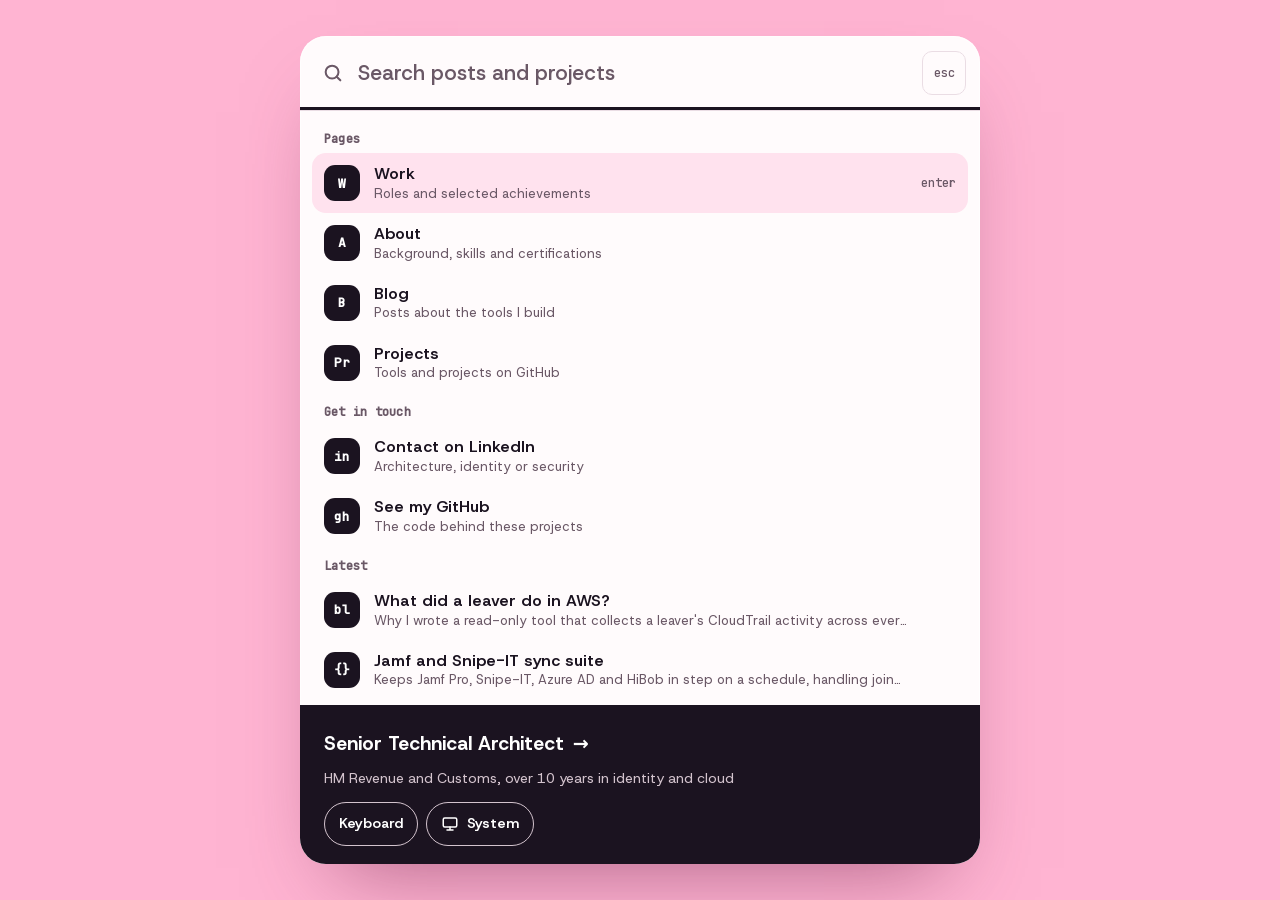
<file: index.html>
<!doctype html>
<html lang="en-GB">
<head>
<meta charset="utf-8">
<meta name="viewport" content="width=device-width, initial-scale=1, viewport-fit=cover">
<title>Davide Caputo, Senior Technical Architect</title>
<meta name="description" content="Davide Caputo is a Senior Technical Architect at HM Revenue and Customs with over 10 years in identity, endpoint management, cloud and automation.">
<meta name="robots" content="index,follow">
<meta name="color-scheme" content="light dark">
<meta name="theme-color" content="#ffb4d2" media="(prefers-color-scheme: light)">
<meta name="theme-color" content="#140d18" media="(prefers-color-scheme: dark)">
<link rel="canonical" href="https://davidecaputo.com/">
<link rel="icon" href="assets/favicon.svg" type="image/svg+xml">
<meta property="og:type" content="website">
<meta property="og:site_name" content="Davide Caputo">
<meta property="og:title" content="Davide Caputo, Senior Technical Architect">
<meta property="og:description" content="Davide Caputo is a Senior Technical Architect at HM Revenue and Customs with over 10 years in identity, endpoint management, cloud and automation.">
<meta property="og:url" content="https://davidecaputo.com/">
<meta property="og:image" content="https://davidecaputo.com/assets/og.png">
<meta property="og:image:width" content="1200">
<meta property="og:image:height" content="630">
<meta property="og:image:alt" content="Davide Caputo, Senior Technical Architect">
<meta property="og:locale" content="en_GB">
<meta name="twitter:card" content="summary_large_image">
<meta name="twitter:title" content="Davide Caputo, Senior Technical Architect">
<meta name="twitter:description" content="Davide Caputo is a Senior Technical Architect at HM Revenue and Customs with over 10 years in identity, endpoint management, cloud and automation.">
<meta name="twitter:image" content="https://davidecaputo.com/assets/og.png">
<link rel="preload" href="assets/fonts/host-grotesk-latin.woff2" as="font" type="font/woff2" crossorigin>
<script src="assets/theme.js"></script>
<link rel="stylesheet" href="assets/site.css">
<script src="assets/search-index.js" defer></script>
<script src="assets/site.js" defer></script>
<script type="application/ld+json">
{"@context":"https://schema.org","@type":"Person","name":"Davide Caputo","jobTitle":"Senior Technical Architect","worksFor":{"@type":"Organization","name":"HM Revenue and Customs"},"url":"https://davidecaputo.com/","sameAs":["https://github.com/CaputoDavide93","https://www.linkedin.com/in/davidecaputo93"]}
</script>
</head>
<body class="is-home" data-root="">
<div id="page">
<a class="skip" href="#main">Skip to content</a>
<main id="main" class="home" tabindex="-1"><h1 class="sr">Davide Caputo, Senior Technical Architect</h1>
<div class="cp" data-palette data-idp="h"><div class="q" role="search" aria-label="Site search"><svg viewBox="0 0 24 24" fill="none" stroke="currentColor" stroke-width="2.2" stroke-linecap="round" aria-hidden="true"><circle cx="11" cy="11" r="7"/><path d="M20 20l-4-4"/></svg><input type="search" id="h-in" role="combobox" aria-expanded="true" aria-controls="h-list" aria-activedescendant="h-r0" aria-autocomplete="list" aria-label="Search posts and projects" placeholder="Search posts and projects" autocomplete="off" autocapitalize="off" spellcheck="false" enterkeyhint="search"><button class="esc" type="button" data-clear aria-label="Clear search">esc</button></div><div class="res" tabindex="-1"><div class="list" id="h-list" role="listbox" aria-label="Results"><div role="group" aria-labelledby="h-g0"><div class="gh" id="h-g0">Pages</div><a class="row" role="option" id="h-r0" href="work.html" aria-selected="true"><i class="ic" aria-hidden="true">W</i><span class="t"><b>Work</b><span class="s">Roles and selected achievements</span></span><kbd class="kh">enter</kbd></a><a class="row" role="option" id="h-r1" href="about.html" aria-selected="false"><i class="ic" aria-hidden="true">A</i><span class="t"><b>About</b><span class="s">Background, skills and certifications</span></span><kbd class="kh">enter</kbd></a><a class="row" role="option" id="h-r2" href="blog/index.html" aria-selected="false"><i class="ic" aria-hidden="true">B</i><span class="t"><b>Blog</b><span class="s">Posts about the tools I build</span></span><kbd class="kh">enter</kbd></a><a class="row" role="option" id="h-r3" href="projects.html" aria-selected="false"><i class="ic" aria-hidden="true">Pr</i><span class="t"><b>Projects</b><span class="s">Tools and projects on GitHub</span></span><kbd class="kh">enter</kbd></a></div><div role="group" aria-labelledby="h-g1"><div class="gh" id="h-g1">Get in touch</div><a class="row" role="option" id="h-r4" href="https://www.linkedin.com/in/davidecaputo93" rel="noopener" aria-selected="false"><i class="ic" aria-hidden="true">in</i><span class="t"><b>Contact on LinkedIn</b><span class="s">Architecture, identity or security</span></span><kbd class="kh">enter</kbd></a><a class="row" role="option" id="h-r5" href="https://github.com/CaputoDavide93" rel="noopener" aria-selected="false"><i class="ic" aria-hidden="true">gh</i><span class="t"><b>See my GitHub</b><span class="s">The code behind these projects</span></span><kbd class="kh">enter</kbd></a></div><div role="group" aria-labelledby="h-g2"><div class="gh" id="h-g2">Latest</div><a class="row" role="option" id="h-r6" href="blog/what-did-a-leaver-do-in-aws.html" aria-selected="false"><i class="ic" aria-hidden="true">bl</i><span class="t"><b>What did a leaver do in AWS?</b><span class="s">Why I wrote a read-only tool that collects a leaver&#x27;s CloudTrail activity across every account into one offline report, and where its limits are.</span></span><kbd class="kh">enter</kbd></a><a class="row" role="option" id="h-r7" href="https://github.com/CaputoDavide93/Jamf-Snipe-IT-Suite" rel="noopener" aria-selected="false"><i class="ic" aria-hidden="true">{}</i><span class="t"><b>Jamf and Snipe-IT sync suite</b><span class="s">Keeps Jamf Pro, Snipe-IT, Azure AD and HiBob in step on a schedule, handling joiners, leavers and rehires, with dry runs, on AWS Fargate.</span></span><kbd class="kh">enter</kbd></a><a class="row" role="option" id="h-r8" href="https://github.com/CaputoDavide93/AWS-Offboarding-Audit" rel="noopener" aria-selected="false"><i class="ic" aria-hidden="true">{}</i><span class="t"><b>AWS Offboarding Audit</b><span class="s">Reads CloudTrail across every AWS account a leaver could reach, checks for backdoors and writes one local HTML report, with read-only access.</span></span><kbd class="kh">enter</kbd></a><a class="row" role="option" id="h-r9" href="https://github.com/CaputoDavide93/Jamf-WakeUp-Call" rel="noopener" aria-selected="false"><i class="ic" aria-hidden="true">{}</i><span class="t"><b>Jamf WakeUp Call</b><span class="s">Redeploys the Jamf management framework on Macs that stopped checking in, by group, serial number or file, with a dry run; superseded by the wakeup module in Jamf-Snipe-IT-Suite.</span></span><kbd class="kh">enter</kbd></a></div></div><p class="empty" data-empty hidden></p></div><p class="sr" role="status" aria-live="polite" data-live></p><footer class="band"><div class="who"><a class="role" href="work.html" data-root-href="work.html">Senior Technical Architect</a><span>HM Revenue and Customs, over 10 years in identity and cloud</span></div><div class="band-r"><button class="kbtn" type="button" data-open-help>Keyboard</button><button class="tbtn" type="button" data-theme-toggle aria-label="Theme: System. Switch to Light."><svg class="i-system" viewBox="0 0 24 24" fill="none" stroke="currentColor" stroke-width="2" stroke-linecap="round" aria-hidden="true"><rect x="3" y="4" width="18" height="12" rx="2"/><path d="M8 20h8M12 16v4"/></svg><svg class="i-light" viewBox="0 0 24 24" fill="none" stroke="currentColor" stroke-width="2" stroke-linecap="round" aria-hidden="true"><circle cx="12" cy="12" r="4"/><path d="M12 2v2M12 20v2M2 12h2M20 12h2M5 5l1.5 1.5M17.5 17.5L19 19M5 19l1.5-1.5M17.5 6.5L19 5"/></svg><svg class="i-dark" viewBox="0 0 24 24" fill="none" stroke="currentColor" stroke-width="2" stroke-linecap="round" stroke-linejoin="round" aria-hidden="true"><path d="M20 14.5A8 8 0 0 1 9.5 4 8 8 0 1 0 20 14.5z"/></svg><span class="tl-label" data-theme-label>System</span></button></div></footer></div></main>
</div>
<div class="ov" id="help-ov" hidden><div class="cp help" role="dialog" aria-modal="true" aria-labelledby="help-h"><div class="hb"><h2 id="help-h">Keyboard</h2><button class="esc" type="button" data-close aria-label="Close keyboard help">esc</button></div><dl class="keys"><div><dt><kbd>/</kbd></dt><dd>Search</dd></div><div><dt><kbd>Cmd or Ctrl + K</kbd></dt><dd>Search</dd></div><div><dt><kbd>Up, Down, Home, End</kbd></dt><dd>Move through results</dd></div><div><dt><kbd>Page Up, Page Down</kbd></dt><dd>Jump five results</dd></div><div><dt><kbd>Enter</kbd></dt><dd>Open the result</dd></div><div><dt><kbd>Cmd or Ctrl + Enter</kbd></dt><dd>Open in a new tab</dd></div><div><dt><kbd>g then w, a, b or p</kbd></dt><dd>Go to Work, About, Blog or Projects</dd></div><div><dt><kbd>t</kbd></dt><dd>Change theme</dd></div><div><dt><kbd>?</kbd></dt><dd>This list</dd></div><div><dt><kbd>Esc</kbd></dt><dd>Clear the search or close</dd></div></dl></div></div>
</body>
</html>
</file>
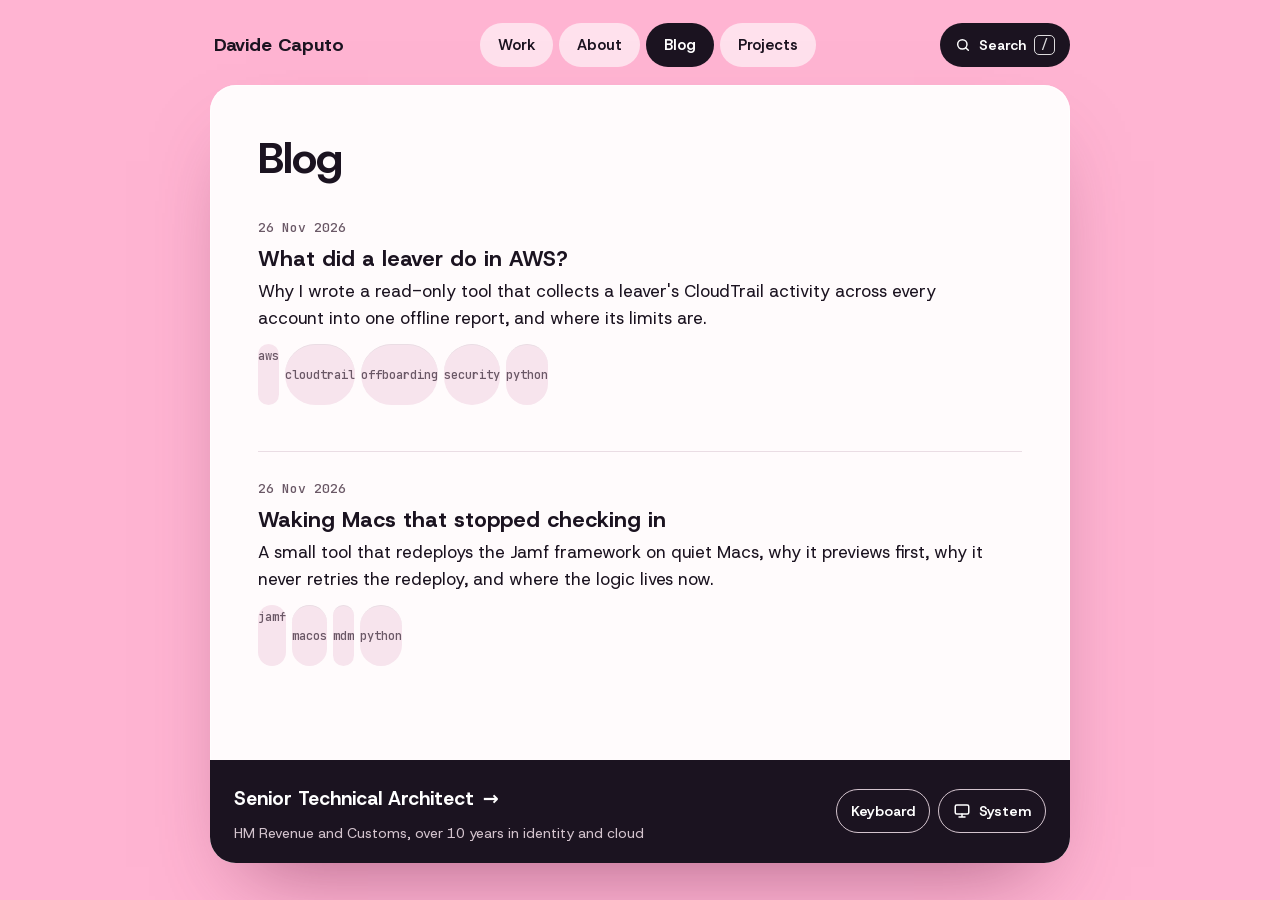
<file: blog/index.html>
<!doctype html>
<html lang="en-GB">
<head>
<meta charset="utf-8">
<meta name="viewport" content="width=device-width, initial-scale=1, viewport-fit=cover">
<title>Blog | Davide Caputo</title>
<meta name="description" content="Posts by Davide Caputo about the tools he builds for identity, endpoint management and cloud work.">
<meta name="robots" content="index,follow">
<meta name="color-scheme" content="light dark">
<meta name="theme-color" content="#ffb4d2" media="(prefers-color-scheme: light)">
<meta name="theme-color" content="#140d18" media="(prefers-color-scheme: dark)">
<link rel="canonical" href="https://davidecaputo.com/blog/index.html">
<link rel="icon" href="../assets/favicon.svg" type="image/svg+xml">
<meta property="og:type" content="website">
<meta property="og:site_name" content="Davide Caputo">
<meta property="og:title" content="Blog | Davide Caputo">
<meta property="og:description" content="Posts by Davide Caputo about the tools he builds for identity, endpoint management and cloud work.">
<meta property="og:url" content="https://davidecaputo.com/blog/index.html">
<meta property="og:image" content="https://davidecaputo.com/assets/og.png">
<meta property="og:image:width" content="1200">
<meta property="og:image:height" content="630">
<meta property="og:image:alt" content="Davide Caputo, Senior Technical Architect">
<meta property="og:locale" content="en_GB">
<meta name="twitter:card" content="summary_large_image">
<meta name="twitter:title" content="Blog | Davide Caputo">
<meta name="twitter:description" content="Posts by Davide Caputo about the tools he builds for identity, endpoint management and cloud work.">
<meta name="twitter:image" content="https://davidecaputo.com/assets/og.png">
<link rel="preload" href="../assets/fonts/host-grotesk-latin.woff2" as="font" type="font/woff2" crossorigin>
<script src="../assets/theme.js"></script>
<link rel="stylesheet" href="../assets/site.css">
<script src="../assets/search-index.js" defer></script>
<script src="../assets/site.js" defer></script>
<script type="application/ld+json">
{"@context":"https://schema.org","@type":"BreadcrumbList","itemListElement":[{"@type":"ListItem","position":1,"name":"Home","item":"https://davidecaputo.com/"},{"@type":"ListItem","position":2,"name":"Blog","item":"https://davidecaputo.com/blog/index.html"}]}
</script>
<script type="application/ld+json">
{"@context":"https://schema.org","@type":"CollectionPage","name":"Blog","url":"https://davidecaputo.com/blog/index.html","mainEntity":{"@type":"ItemList","itemListElement":[{"@type":"ListItem","position":1,"url":"https://davidecaputo.com/blog/what-did-a-leaver-do-in-aws.html","name":"What did a leaver do in AWS?"},{"@type":"ListItem","position":2,"url":"https://davidecaputo.com/blog/waking-macs-that-stopped-checking-in-to-jamf.html","name":"Waking Macs that stopped checking in"}]}}
</script>
</head>
<body class="" data-root="../">
<div id="page">
<a class="skip" href="#main">Skip to content</a>
<header class="top"><a class="home" href="../index.html">Davide Caputo</a><div class="tools"><button class="sbtn" type="button" data-open-search aria-haspopup="dialog"><svg viewBox="0 0 24 24" fill="none" stroke="currentColor" stroke-width="2.2" stroke-linecap="round" aria-hidden="true"><circle cx="11" cy="11" r="7"/><path d="M20 20l-4-4"/></svg><span>Search</span><kbd class="kh">/</kbd></button></div><nav class="pills" aria-label="Main"><a href="../work.html">Work</a><a href="../about.html">About</a><a href="../blog/index.html" aria-current="page">Blog</a><a href="../projects.html">Projects</a></nav></header>
<div class="card"><main id="main" class="body" tabindex="-1">
<h1>Blog</h1>
<ul class="posts"><li><article><time datetime="2026-11-26">26 Nov 2026</time><h2><a href="what-did-a-leaver-do-in-aws.html">What did a leaver do in AWS?</a></h2><p>Why I wrote a read-only tool that collects a leaver&#x27;s CloudTrail activity across every account into one offline report, and where its limits are.</p><ul class="chips" aria-label="Tags"><li>aws</li><li>cloudtrail</li><li>offboarding</li><li>security</li><li>python</li></ul></article></li><li><article><time datetime="2026-11-26">26 Nov 2026</time><h2><a href="waking-macs-that-stopped-checking-in-to-jamf.html">Waking Macs that stopped checking in</a></h2><p>A small tool that redeploys the Jamf framework on quiet Macs, why it previews first, why it never retries the redeploy, and where the logic lives now.</p><ul class="chips" aria-label="Tags"><li>jamf</li><li>macos</li><li>mdm</li><li>python</li></ul></article></li></ul>
</main>
<footer class="band"><div class="who"><a class="role" href="../work.html">Senior Technical Architect</a><span>HM Revenue and Customs, over 10 years in identity and cloud</span></div><div class="band-r"><button class="kbtn" type="button" data-open-help>Keyboard</button><button class="tbtn" type="button" data-theme-toggle aria-label="Theme: System. Switch to Light."><svg class="i-system" viewBox="0 0 24 24" fill="none" stroke="currentColor" stroke-width="2" stroke-linecap="round" aria-hidden="true"><rect x="3" y="4" width="18" height="12" rx="2"/><path d="M8 20h8M12 16v4"/></svg><svg class="i-light" viewBox="0 0 24 24" fill="none" stroke="currentColor" stroke-width="2" stroke-linecap="round" aria-hidden="true"><circle cx="12" cy="12" r="4"/><path d="M12 2v2M12 20v2M2 12h2M20 12h2M5 5l1.5 1.5M17.5 17.5L19 19M5 19l1.5-1.5M17.5 6.5L19 5"/></svg><svg class="i-dark" viewBox="0 0 24 24" fill="none" stroke="currentColor" stroke-width="2" stroke-linecap="round" stroke-linejoin="round" aria-hidden="true"><path d="M20 14.5A8 8 0 0 1 9.5 4 8 8 0 1 0 20 14.5z"/></svg><span class="tl-label" data-theme-label>System</span></button></div></footer></div>
</div>
<div class="ov" id="search-ov" hidden><div class="cp" role="dialog" aria-modal="true" aria-label="Search" data-palette data-overlay data-idp="o" data-root="../"><div class="q" role="search" aria-label="Site search"><svg viewBox="0 0 24 24" fill="none" stroke="currentColor" stroke-width="2.2" stroke-linecap="round" aria-hidden="true"><circle cx="11" cy="11" r="7"/><path d="M20 20l-4-4"/></svg><input type="search" id="o-in" role="combobox" aria-expanded="true" aria-controls="o-list" aria-activedescendant="o-r0" aria-autocomplete="list" aria-label="Search posts and projects" placeholder="Search posts and projects" autocomplete="off" autocapitalize="off" spellcheck="false" enterkeyhint="search"><button class="esc" type="button" data-clear aria-label="Clear search">esc</button></div><div class="res" tabindex="-1"><div class="list" id="o-list" role="listbox" aria-label="Results"> </div><p class="empty" data-empty hidden></p></div><p class="sr" role="status" aria-live="polite" data-live></p><div class="hints"><span><kbd>↑</kbd> <kbd>↓</kbd> to move</span><span><kbd>enter</kbd> to open</span><span><kbd>esc</kbd> to close</span></div></div></div><div class="ov" id="help-ov" hidden><div class="cp help" role="dialog" aria-modal="true" aria-labelledby="help-h"><div class="hb"><h2 id="help-h">Keyboard</h2><button class="esc" type="button" data-close aria-label="Close keyboard help">esc</button></div><dl class="keys"><div><dt><kbd>/</kbd></dt><dd>Search</dd></div><div><dt><kbd>Cmd or Ctrl + K</kbd></dt><dd>Search</dd></div><div><dt><kbd>Up, Down, Home, End</kbd></dt><dd>Move through results</dd></div><div><dt><kbd>Page Up, Page Down</kbd></dt><dd>Jump five results</dd></div><div><dt><kbd>Enter</kbd></dt><dd>Open the result</dd></div><div><dt><kbd>Cmd or Ctrl + Enter</kbd></dt><dd>Open in a new tab</dd></div><div><dt><kbd>g then w, a, b or p</kbd></dt><dd>Go to Work, About, Blog or Projects</dd></div><div><dt><kbd>t</kbd></dt><dd>Change theme</dd></div><div><dt><kbd>?</kbd></dt><dd>This list</dd></div><div><dt><kbd>Esc</kbd></dt><dd>Clear the search or close</dd></div></dl></div></div>
</body>
</html>
</file>
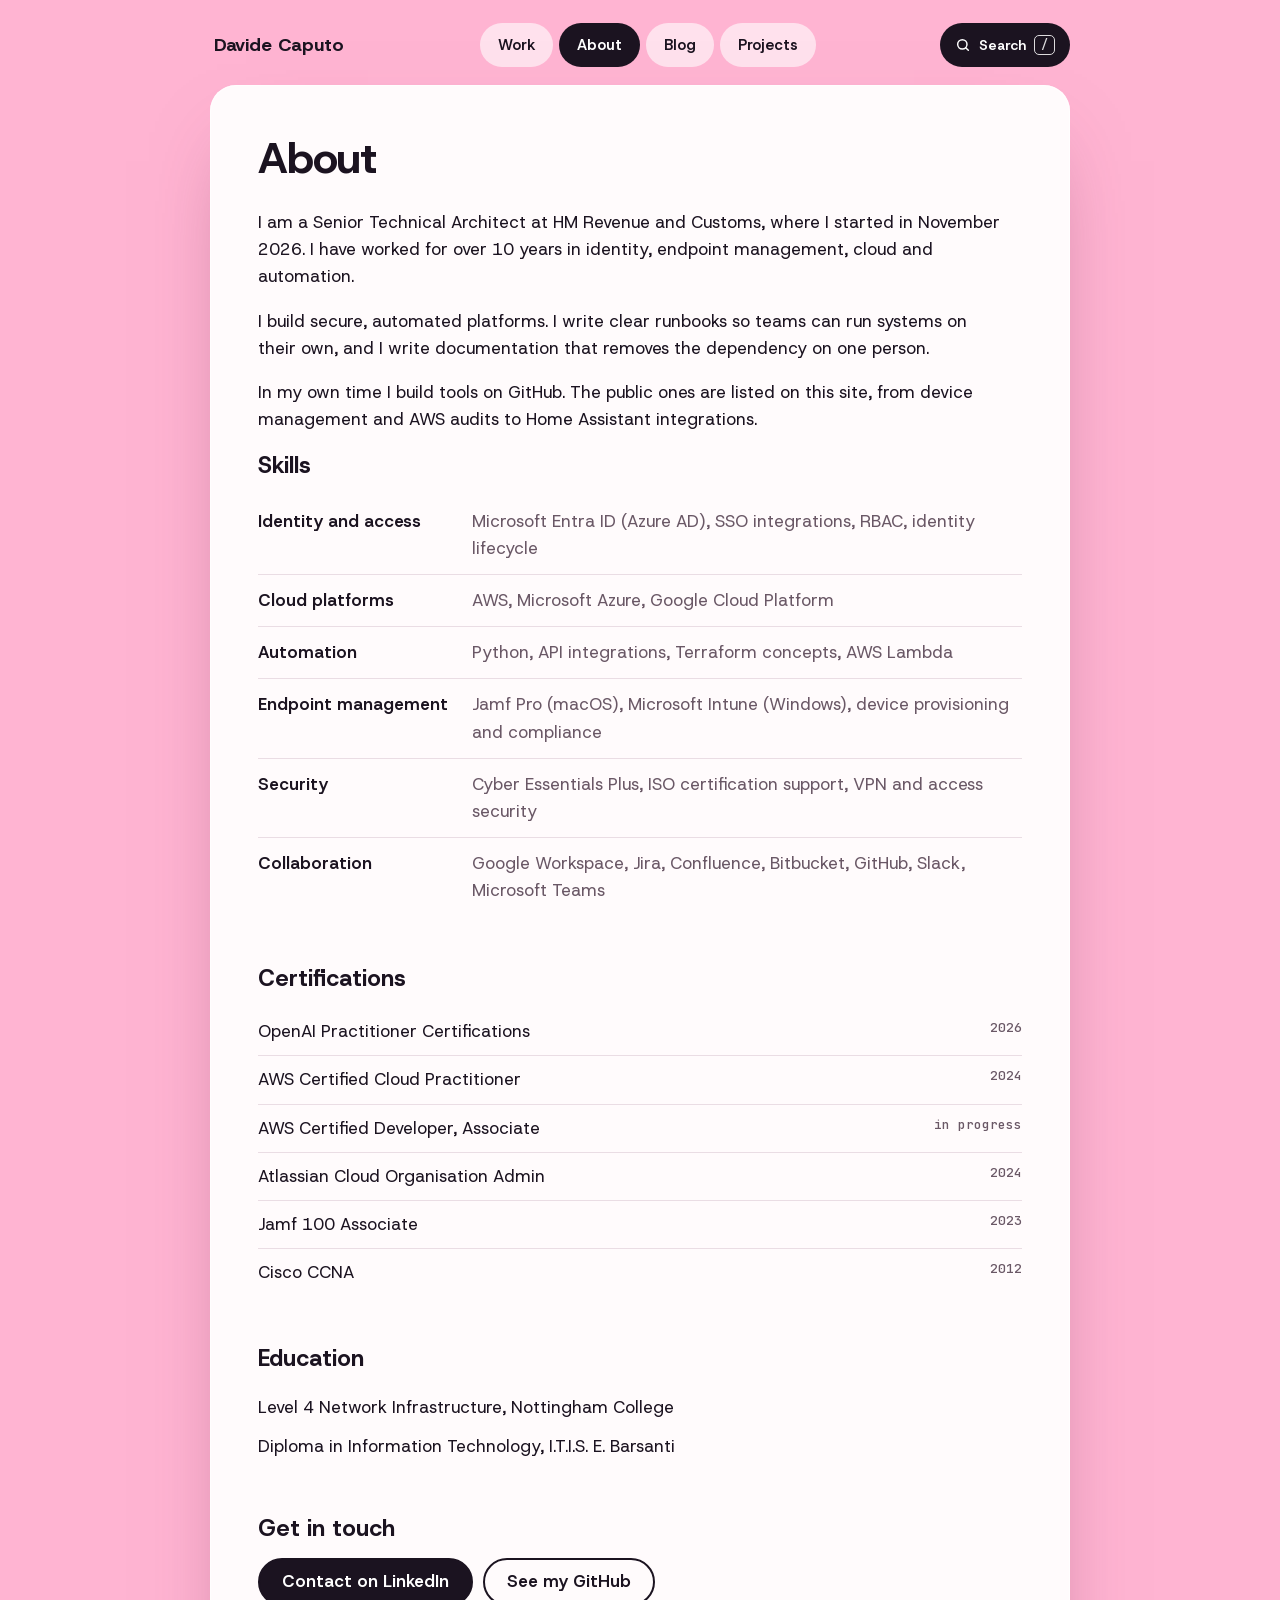
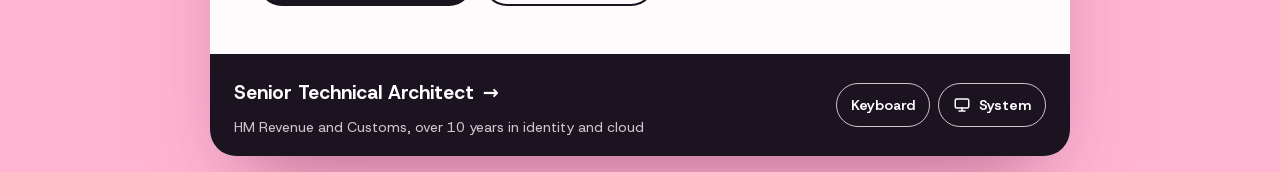
<file: about.html>
<!doctype html>
<html lang="en-GB">
<head>
<meta charset="utf-8">
<meta name="viewport" content="width=device-width, initial-scale=1, viewport-fit=cover">
<title>About | Davide Caputo</title>
<meta name="description" content="About Davide Caputo: his background, skills and certifications in identity, endpoint management, cloud and automation.">
<meta name="robots" content="index,follow">
<meta name="color-scheme" content="light dark">
<meta name="theme-color" content="#ffb4d2" media="(prefers-color-scheme: light)">
<meta name="theme-color" content="#140d18" media="(prefers-color-scheme: dark)">
<link rel="canonical" href="https://davidecaputo.com/about.html">
<link rel="icon" href="assets/favicon.svg" type="image/svg+xml">
<meta property="og:type" content="website">
<meta property="og:site_name" content="Davide Caputo">
<meta property="og:title" content="About | Davide Caputo">
<meta property="og:description" content="About Davide Caputo: his background, skills and certifications in identity, endpoint management, cloud and automation.">
<meta property="og:url" content="https://davidecaputo.com/about.html">
<meta property="og:image" content="https://davidecaputo.com/assets/og.png">
<meta property="og:image:width" content="1200">
<meta property="og:image:height" content="630">
<meta property="og:image:alt" content="Davide Caputo, Senior Technical Architect">
<meta property="og:locale" content="en_GB">
<meta name="twitter:card" content="summary_large_image">
<meta name="twitter:title" content="About | Davide Caputo">
<meta name="twitter:description" content="About Davide Caputo: his background, skills and certifications in identity, endpoint management, cloud and automation.">
<meta name="twitter:image" content="https://davidecaputo.com/assets/og.png">
<link rel="preload" href="assets/fonts/host-grotesk-latin.woff2" as="font" type="font/woff2" crossorigin>
<script src="assets/theme.js"></script>
<link rel="stylesheet" href="assets/site.css">
<script src="assets/search-index.js" defer></script>
<script src="assets/site.js" defer></script>
<script type="application/ld+json">
{"@context":"https://schema.org","@type":"BreadcrumbList","itemListElement":[{"@type":"ListItem","position":1,"name":"Home","item":"https://davidecaputo.com/"},{"@type":"ListItem","position":2,"name":"About","item":"https://davidecaputo.com/about.html"}]}
</script>
</head>
<body class="" data-root="">
<div id="page">
<a class="skip" href="#main">Skip to content</a>
<header class="top"><a class="home" href="index.html">Davide Caputo</a><div class="tools"><button class="sbtn" type="button" data-open-search aria-haspopup="dialog"><svg viewBox="0 0 24 24" fill="none" stroke="currentColor" stroke-width="2.2" stroke-linecap="round" aria-hidden="true"><circle cx="11" cy="11" r="7"/><path d="M20 20l-4-4"/></svg><span>Search</span><kbd class="kh">/</kbd></button></div><nav class="pills" aria-label="Main"><a href="work.html">Work</a><a href="about.html" aria-current="page">About</a><a href="blog/index.html">Blog</a><a href="projects.html">Projects</a></nav></header>
<div class="card"><main id="main" class="body" tabindex="-1">
<h1>About</h1>
<div class="prose"><p>I am a Senior Technical Architect at HM Revenue and Customs, where I started in November 2026. I have worked for over 10 years in identity, endpoint management, cloud and automation.</p><p>I build secure, automated platforms. I write clear runbooks so teams can run systems on their own, and I write documentation that removes the dependency on one person.</p><p>In my own time I build tools on GitHub. The public ones are listed on this site, from device management and AWS audits to Home Assistant integrations.</p></div>
<h2>Skills</h2><dl class="skills"><div><dt>Identity and access</dt><dd>Microsoft Entra ID (Azure AD), SSO integrations, RBAC, identity lifecycle</dd></div><div><dt>Cloud platforms</dt><dd>AWS, Microsoft Azure, Google Cloud Platform</dd></div><div><dt>Automation</dt><dd>Python, API integrations, Terraform concepts, AWS Lambda</dd></div><div><dt>Endpoint management</dt><dd>Jamf Pro (macOS), Microsoft Intune (Windows), device provisioning and compliance</dd></div><div><dt>Security</dt><dd>Cyber Essentials Plus, ISO certification support, VPN and access security</dd></div><div><dt>Collaboration</dt><dd>Google Workspace, Jira, Confluence, Bitbucket, GitHub, Slack, Microsoft Teams</dd></div></dl>
<h2>Certifications</h2><ul class="certs"><li><span>OpenAI Practitioner Certifications</span><span class="when">2026</span></li><li><span>AWS Certified Cloud Practitioner</span><span class="when">2024</span></li><li><span>AWS Certified Developer, Associate</span><span class="when">in progress</span></li><li><span>Atlassian Cloud Organisation Admin</span><span class="when">2024</span></li><li><span>Jamf 100 Associate</span><span class="when">2023</span></li><li><span>Cisco CCNA</span><span class="when">2012</span></li></ul>
<h2>Education</h2><ul class="plain"><li>Level 4 Network Infrastructure, Nottingham College</li><li>Diploma in Information Technology, I.T.I.S. E. Barsanti</li></ul>
<h2>Get in touch</h2><div class="btns"><a class="btn btn-primary" href="https://www.linkedin.com/in/davidecaputo93" rel="noopener">Contact on LinkedIn</a><a class="btn btn-secondary" href="https://github.com/CaputoDavide93" rel="noopener">See my GitHub</a></div>
</main>
<footer class="band"><div class="who"><a class="role" href="work.html">Senior Technical Architect</a><span>HM Revenue and Customs, over 10 years in identity and cloud</span></div><div class="band-r"><button class="kbtn" type="button" data-open-help>Keyboard</button><button class="tbtn" type="button" data-theme-toggle aria-label="Theme: System. Switch to Light."><svg class="i-system" viewBox="0 0 24 24" fill="none" stroke="currentColor" stroke-width="2" stroke-linecap="round" aria-hidden="true"><rect x="3" y="4" width="18" height="12" rx="2"/><path d="M8 20h8M12 16v4"/></svg><svg class="i-light" viewBox="0 0 24 24" fill="none" stroke="currentColor" stroke-width="2" stroke-linecap="round" aria-hidden="true"><circle cx="12" cy="12" r="4"/><path d="M12 2v2M12 20v2M2 12h2M20 12h2M5 5l1.5 1.5M17.5 17.5L19 19M5 19l1.5-1.5M17.5 6.5L19 5"/></svg><svg class="i-dark" viewBox="0 0 24 24" fill="none" stroke="currentColor" stroke-width="2" stroke-linecap="round" stroke-linejoin="round" aria-hidden="true"><path d="M20 14.5A8 8 0 0 1 9.5 4 8 8 0 1 0 20 14.5z"/></svg><span class="tl-label" data-theme-label>System</span></button></div></footer></div>
</div>
<div class="ov" id="search-ov" hidden><div class="cp" role="dialog" aria-modal="true" aria-label="Search" data-palette data-overlay data-idp="o" data-root=""><div class="q" role="search" aria-label="Site search"><svg viewBox="0 0 24 24" fill="none" stroke="currentColor" stroke-width="2.2" stroke-linecap="round" aria-hidden="true"><circle cx="11" cy="11" r="7"/><path d="M20 20l-4-4"/></svg><input type="search" id="o-in" role="combobox" aria-expanded="true" aria-controls="o-list" aria-activedescendant="o-r0" aria-autocomplete="list" aria-label="Search posts and projects" placeholder="Search posts and projects" autocomplete="off" autocapitalize="off" spellcheck="false" enterkeyhint="search"><button class="esc" type="button" data-clear aria-label="Clear search">esc</button></div><div class="res" tabindex="-1"><div class="list" id="o-list" role="listbox" aria-label="Results"> </div><p class="empty" data-empty hidden></p></div><p class="sr" role="status" aria-live="polite" data-live></p><div class="hints"><span><kbd>↑</kbd> <kbd>↓</kbd> to move</span><span><kbd>enter</kbd> to open</span><span><kbd>esc</kbd> to close</span></div></div></div><div class="ov" id="help-ov" hidden><div class="cp help" role="dialog" aria-modal="true" aria-labelledby="help-h"><div class="hb"><h2 id="help-h">Keyboard</h2><button class="esc" type="button" data-close aria-label="Close keyboard help">esc</button></div><dl class="keys"><div><dt><kbd>/</kbd></dt><dd>Search</dd></div><div><dt><kbd>Cmd or Ctrl + K</kbd></dt><dd>Search</dd></div><div><dt><kbd>Up, Down, Home, End</kbd></dt><dd>Move through results</dd></div><div><dt><kbd>Page Up, Page Down</kbd></dt><dd>Jump five results</dd></div><div><dt><kbd>Enter</kbd></dt><dd>Open the result</dd></div><div><dt><kbd>Cmd or Ctrl + Enter</kbd></dt><dd>Open in a new tab</dd></div><div><dt><kbd>g then w, a, b or p</kbd></dt><dd>Go to Work, About, Blog or Projects</dd></div><div><dt><kbd>t</kbd></dt><dd>Change theme</dd></div><div><dt><kbd>?</kbd></dt><dd>This list</dd></div><div><dt><kbd>Esc</kbd></dt><dd>Clear the search or close</dd></div></dl></div></div>
</body>
</html>
</file>
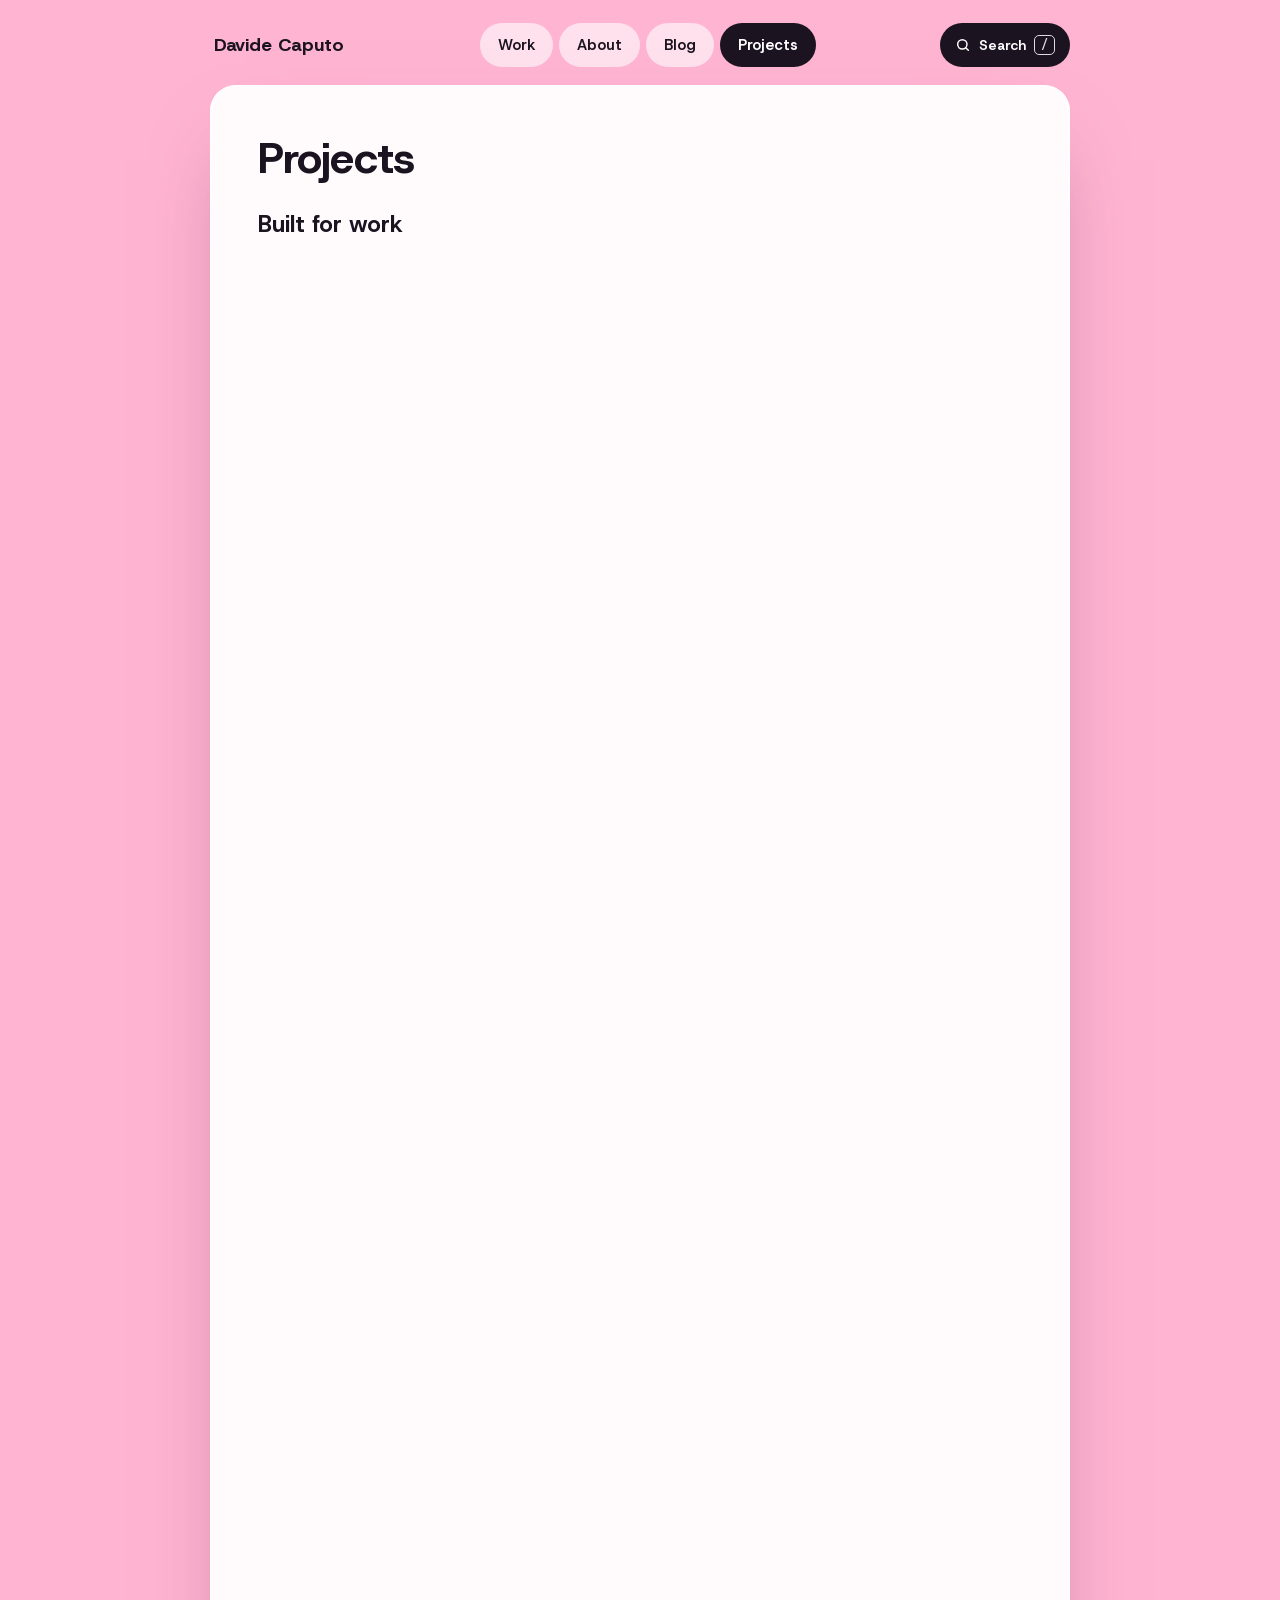
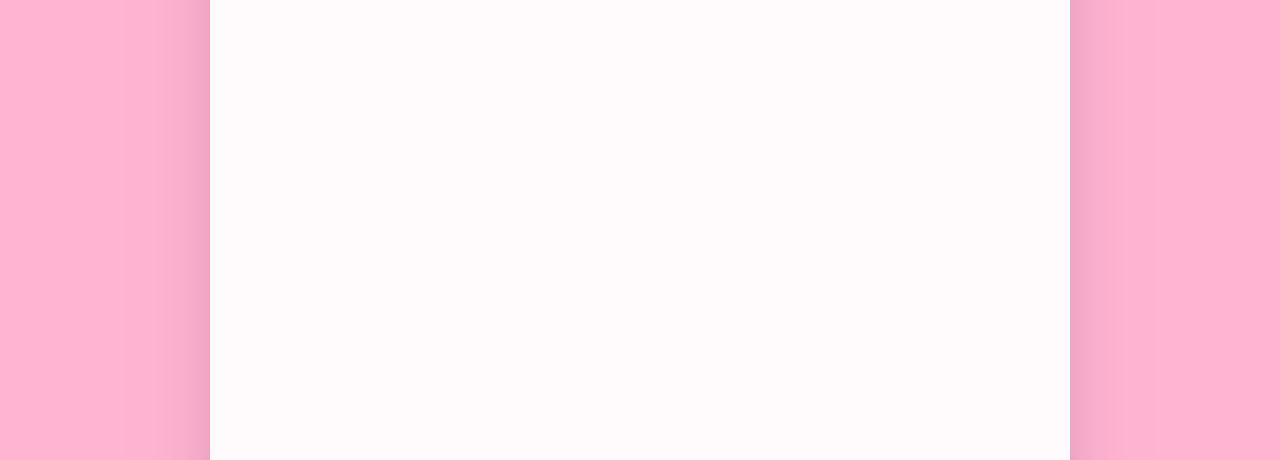
<file: projects.html>
<!doctype html>
<html lang="en-GB">
<head>
<meta charset="utf-8">
<meta name="viewport" content="width=device-width, initial-scale=1, viewport-fit=cover">
<title>Projects | Davide Caputo</title>
<meta name="description" content="Public tools and projects by Davide Caputo on GitHub, from device management and AWS audits to Home Assistant integrations.">
<meta name="robots" content="index,follow">
<meta name="color-scheme" content="light dark">
<meta name="theme-color" content="#ffb4d2" media="(prefers-color-scheme: light)">
<meta name="theme-color" content="#140d18" media="(prefers-color-scheme: dark)">
<link rel="canonical" href="https://davidecaputo.com/projects.html">
<link rel="icon" href="assets/favicon.svg" type="image/svg+xml">
<meta property="og:type" content="website">
<meta property="og:site_name" content="Davide Caputo">
<meta property="og:title" content="Projects | Davide Caputo">
<meta property="og:description" content="Public tools and projects by Davide Caputo on GitHub, from device management and AWS audits to Home Assistant integrations.">
<meta property="og:url" content="https://davidecaputo.com/projects.html">
<meta property="og:image" content="https://davidecaputo.com/assets/og.png">
<meta property="og:image:width" content="1200">
<meta property="og:image:height" content="630">
<meta property="og:image:alt" content="Davide Caputo, Senior Technical Architect">
<meta property="og:locale" content="en_GB">
<meta name="twitter:card" content="summary_large_image">
<meta name="twitter:title" content="Projects | Davide Caputo">
<meta name="twitter:description" content="Public tools and projects by Davide Caputo on GitHub, from device management and AWS audits to Home Assistant integrations.">
<meta name="twitter:image" content="https://davidecaputo.com/assets/og.png">
<link rel="preload" href="assets/fonts/host-grotesk-latin.woff2" as="font" type="font/woff2" crossorigin>
<script src="assets/theme.js"></script>
<link rel="stylesheet" href="assets/site.css">
<script src="assets/search-index.js" defer></script>
<script src="assets/site.js" defer></script>
<script type="application/ld+json">
{"@context":"https://schema.org","@type":"BreadcrumbList","itemListElement":[{"@type":"ListItem","position":1,"name":"Home","item":"https://davidecaputo.com/"},{"@type":"ListItem","position":2,"name":"Projects","item":"https://davidecaputo.com/projects.html"}]}
</script>
<script type="application/ld+json">
{"@context":"https://schema.org","@type":"CollectionPage","name":"Projects","url":"https://davidecaputo.com/projects.html","mainEntity":{"@type":"ItemList","itemListElement":[{"@type":"ListItem","position":1,"url":"https://github.com/CaputoDavide93/Jamf-Snipe-IT-Suite","name":"Jamf and Snipe-IT sync suite"},{"@type":"ListItem","position":2,"url":"https://github.com/CaputoDavide93/AWS-Offboarding-Audit","name":"AWS Offboarding Audit"},{"@type":"ListItem","position":3,"url":"https://github.com/CaputoDavide93/Jamf-WakeUp-Call","name":"Jamf WakeUp Call"},{"@type":"ListItem","position":4,"url":"https://github.com/CaputoDavide93/EC2-Linux-Security-Monitor","name":"EC2 Linux Security Monitor"},{"@type":"ListItem","position":5,"url":"https://github.com/CaputoDavide93/New-Starters-Meetup","name":"New Starters Meetup"},{"@type":"ListItem","position":6,"url":"https://github.com/CaputoDavide93/Payroll-Mail-Service","name":"Payroll Mail Service"},{"@type":"ListItem","position":7,"url":"https://github.com/CaputoDavide93/ITSD-Reminder","name":"IT Service Desk Reminder"},{"@type":"ListItem","position":8,"url":"https://github.com/CaputoDavide93/Mixergy-Home-Assistant","name":"Mixergy for Home Assistant"},{"@type":"ListItem","position":9,"url":"https://github.com/CaputoDavide93/SunBridge-Growatt-Home-Assistant","name":"SunBridge for Growatt"},{"@type":"ListItem","position":10,"url":"https://github.com/CaputoDavide93/HalfPast-Meter-Home-Assistant","name":"HalfPast Meter"},{"@type":"ListItem","position":11,"url":"https://github.com/CaputoDavide93/InkFrame-Immich","name":"InkFrame for Immich"},{"@type":"ListItem","position":12,"url":"https://github.com/CaputoDavide93/Kallsup-Sendspin-Music-Assistant","name":"Kallsup Sendspin speaker"},{"@type":"ListItem","position":13,"url":"https://github.com/CaputoDavide93/MacOS-Game-Mode","name":"Game Mode for Mac"},{"@type":"ListItem","position":14,"url":"https://github.com/CaputoDavide93/Keepsake-for-iCloud","name":"Keepsake for iCloud"}]}}
</script>
</head>
<body class="" data-root="">
<div id="page">
<a class="skip" href="#main">Skip to content</a>
<header class="top"><a class="home" href="index.html">Davide Caputo</a><div class="tools"><button class="sbtn" type="button" data-open-search aria-haspopup="dialog"><svg viewBox="0 0 24 24" fill="none" stroke="currentColor" stroke-width="2.2" stroke-linecap="round" aria-hidden="true"><circle cx="11" cy="11" r="7"/><path d="M20 20l-4-4"/></svg><span>Search</span><kbd class="kh">/</kbd></button></div><nav class="pills" aria-label="Main"><a href="work.html">Work</a><a href="about.html">About</a><a href="blog/index.html">Blog</a><a href="projects.html" aria-current="page">Projects</a></nav></header>
<div class="card"><main id="main" class="body" tabindex="-1">
<h1>Projects</h1>
<h2>Built for work</h2><ul class="grid"><li><a class="proj" href="https://github.com/CaputoDavide93/Jamf-Snipe-IT-Suite" rel="noopener"><h3>Jamf and Snipe-IT sync suite</h3><p>Keeps Jamf Pro, Snipe-IT, Azure AD and HiBob in step on a schedule, handling joiners, leavers and rehires, with dry runs, on AWS Fargate.</p><span class="meta"><span>Python</span><span>Jamf-Snipe-IT-Suite</span></span></a></li><li><a class="proj" href="https://github.com/CaputoDavide93/AWS-Offboarding-Audit" rel="noopener"><h3>AWS Offboarding Audit</h3><p>Reads CloudTrail across every AWS account a leaver could reach, checks for backdoors and writes one local HTML report, with read-only access.</p><span class="meta"><span>Python</span><span>AWS-Offboarding-Audit</span></span></a></li><li><a class="proj" href="https://github.com/CaputoDavide93/Jamf-WakeUp-Call" rel="noopener"><h3>Jamf WakeUp Call</h3><p>Redeploys the Jamf management framework on Macs that stopped checking in, by group, serial number or file, with a dry run; superseded by the wakeup module in Jamf-Snipe-IT-Suite.</p><span class="meta"><span>Python</span><span>Jamf-WakeUp-Call</span></span></a></li><li><a class="proj" href="https://github.com/CaputoDavide93/EC2-Linux-Security-Monitor" rel="noopener"><h3>EC2 Linux Security Monitor</h3><p>Two Bash scripts and systemd timers that run ClamAV scans, quarantine and automatic security updates on Ubuntu and Amazon Linux, with an SSH status dashboard.</p><span class="meta"><span>Shell</span><span>EC2-Linux-Security-Monitor</span></span></a></li><li><a class="proj" href="https://github.com/CaputoDavide93/New-Starters-Meetup" rel="noopener"><h3>New Starters Meetup</h3><p>A Slack command that books coffee and buddy intro meetings for new starters in Google Calendar, running on AWS Lambda.</p><span class="meta"><span>Python</span><span>New-Starters-Meetup</span></span></a></li><li><a class="proj" href="https://github.com/CaputoDavide93/Payroll-Mail-Service" rel="noopener"><h3>Payroll Mail Service</h3><p>A self-hosted mailer that matches payslip PDFs to staff, locks each one with an NI number and sends them in batches that stay under Gmail&#x27;s daily limit.</p><span class="meta"><span>JavaScript</span><span>Payroll-Mail-Service</span></span></a></li><li><a class="proj" href="https://github.com/CaputoDavide93/ITSD-Reminder" rel="noopener"><h3>IT Service Desk Reminder</h3><p>A Slack bot that reminds people once, in the ticket&#x27;s thread, to pick a category on their IT Service Desk ticket.</p><span class="meta"><span>Python</span><span>ITSD-Reminder</span></span></a></li></ul>
<h2>Built at home</h2><ul class="grid"><li><a class="proj" href="https://github.com/CaputoDavide93/Mixergy-Home-Assistant" rel="noopener"><h3>Mixergy for Home Assistant</h3><p>Shows how much hot water is left in a Mixergy tank and heats it when you choose, set up in the UI through HACS.</p><span class="meta"><span>Python</span><span>Mixergy-Home-Assistant</span></span></a></li><li><a class="proj" href="https://github.com/CaputoDavide93/SunBridge-Growatt-Home-Assistant" rel="noopener"><h3>SunBridge for Growatt</h3><p>Brings local Growatt solar data into Home Assistant straight from a ShineLan-X datalogger, with no cloud and no extra container.</p><span class="meta"><span>Python</span><span>SunBridge-Growatt-Home-Assistant</span></span></a></li><li><a class="proj" href="https://github.com/CaputoDavide93/HalfPast-Meter-Home-Assistant" rel="noopener"><h3>HalfPast Meter</h3><p>Imports a UK smart meter&#x27;s half-hourly electricity and gas into the Home Assistant Energy dashboard through the Bright app.</p><span class="meta"><span>Python</span><span>HalfPast-Meter-Home-Assistant</span></span></a></li><li><a class="proj" href="https://github.com/CaputoDavide93/InkFrame-Immich" rel="noopener"><h3>InkFrame for Immich</h3><p>Puts one well-chosen Immich photo on a battery e-paper frame every few days, with the source and the look controlled from Home Assistant.</p><span class="meta"><span>Python</span><span>InkFrame-Immich</span></span></a></li><li><a class="proj" href="https://github.com/CaputoDavide93/Kallsup-Sendspin-Music-Assistant" rel="noopener"><h3>Kallsup Sendspin speaker</h3><p>Turns an IKEA KALLSUP into a battery-powered Wi-Fi speaker for Music Assistant, using an ESP32-S3 and ESPHome.</p><span class="meta"><span>Python</span><span>Kallsup-Sendspin-Music-Assistant</span></span></a></li><li><a class="proj" href="https://github.com/CaputoDavide93/MacOS-Game-Mode" rel="noopener"><h3>Game Mode for Mac</h3><p>A free Mac app for cloud gamers that checks the Mac, Wi-Fi and internet, switches on Game Mode and shows which one causes the lag.</p><span class="meta"><span>Swift</span><span>MacOS-Game-Mode</span></span></a></li><li><a class="proj" href="https://github.com/CaputoDavide93/Keepsake-for-iCloud" rel="noopener"><h3>Keepsake for iCloud</h3><p>Keeps your folders safe in iCloud Drive with a one-way mirror and a built-in web page.</p><span class="meta"><span>Python</span><span>Keepsake-for-iCloud</span></span></a></li></ul>
</main>
<footer class="band"><div class="who"><a class="role" href="work.html">Senior Technical Architect</a><span>HM Revenue and Customs, over 10 years in identity and cloud</span></div><div class="band-r"><button class="kbtn" type="button" data-open-help>Keyboard</button><button class="tbtn" type="button" data-theme-toggle aria-label="Theme: System. Switch to Light."><svg class="i-system" viewBox="0 0 24 24" fill="none" stroke="currentColor" stroke-width="2" stroke-linecap="round" aria-hidden="true"><rect x="3" y="4" width="18" height="12" rx="2"/><path d="M8 20h8M12 16v4"/></svg><svg class="i-light" viewBox="0 0 24 24" fill="none" stroke="currentColor" stroke-width="2" stroke-linecap="round" aria-hidden="true"><circle cx="12" cy="12" r="4"/><path d="M12 2v2M12 20v2M2 12h2M20 12h2M5 5l1.5 1.5M17.5 17.5L19 19M5 19l1.5-1.5M17.5 6.5L19 5"/></svg><svg class="i-dark" viewBox="0 0 24 24" fill="none" stroke="currentColor" stroke-width="2" stroke-linecap="round" stroke-linejoin="round" aria-hidden="true"><path d="M20 14.5A8 8 0 0 1 9.5 4 8 8 0 1 0 20 14.5z"/></svg><span class="tl-label" data-theme-label>System</span></button></div></footer></div>
</div>
<div class="ov" id="search-ov" hidden><div class="cp" role="dialog" aria-modal="true" aria-label="Search" data-palette data-overlay data-idp="o" data-root=""><div class="q" role="search" aria-label="Site search"><svg viewBox="0 0 24 24" fill="none" stroke="currentColor" stroke-width="2.2" stroke-linecap="round" aria-hidden="true"><circle cx="11" cy="11" r="7"/><path d="M20 20l-4-4"/></svg><input type="search" id="o-in" role="combobox" aria-expanded="true" aria-controls="o-list" aria-activedescendant="o-r0" aria-autocomplete="list" aria-label="Search posts and projects" placeholder="Search posts and projects" autocomplete="off" autocapitalize="off" spellcheck="false" enterkeyhint="search"><button class="esc" type="button" data-clear aria-label="Clear search">esc</button></div><div class="res" tabindex="-1"><div class="list" id="o-list" role="listbox" aria-label="Results"> </div><p class="empty" data-empty hidden></p></div><p class="sr" role="status" aria-live="polite" data-live></p><div class="hints"><span><kbd>↑</kbd> <kbd>↓</kbd> to move</span><span><kbd>enter</kbd> to open</span><span><kbd>esc</kbd> to close</span></div></div></div><div class="ov" id="help-ov" hidden><div class="cp help" role="dialog" aria-modal="true" aria-labelledby="help-h"><div class="hb"><h2 id="help-h">Keyboard</h2><button class="esc" type="button" data-close aria-label="Close keyboard help">esc</button></div><dl class="keys"><div><dt><kbd>/</kbd></dt><dd>Search</dd></div><div><dt><kbd>Cmd or Ctrl + K</kbd></dt><dd>Search</dd></div><div><dt><kbd>Up, Down, Home, End</kbd></dt><dd>Move through results</dd></div><div><dt><kbd>Page Up, Page Down</kbd></dt><dd>Jump five results</dd></div><div><dt><kbd>Enter</kbd></dt><dd>Open the result</dd></div><div><dt><kbd>Cmd or Ctrl + Enter</kbd></dt><dd>Open in a new tab</dd></div><div><dt><kbd>g then w, a, b or p</kbd></dt><dd>Go to Work, About, Blog or Projects</dd></div><div><dt><kbd>t</kbd></dt><dd>Change theme</dd></div><div><dt><kbd>?</kbd></dt><dd>This list</dd></div><div><dt><kbd>Esc</kbd></dt><dd>Clear the search or close</dd></div></dl></div></div>
</body>
</html>
</file>
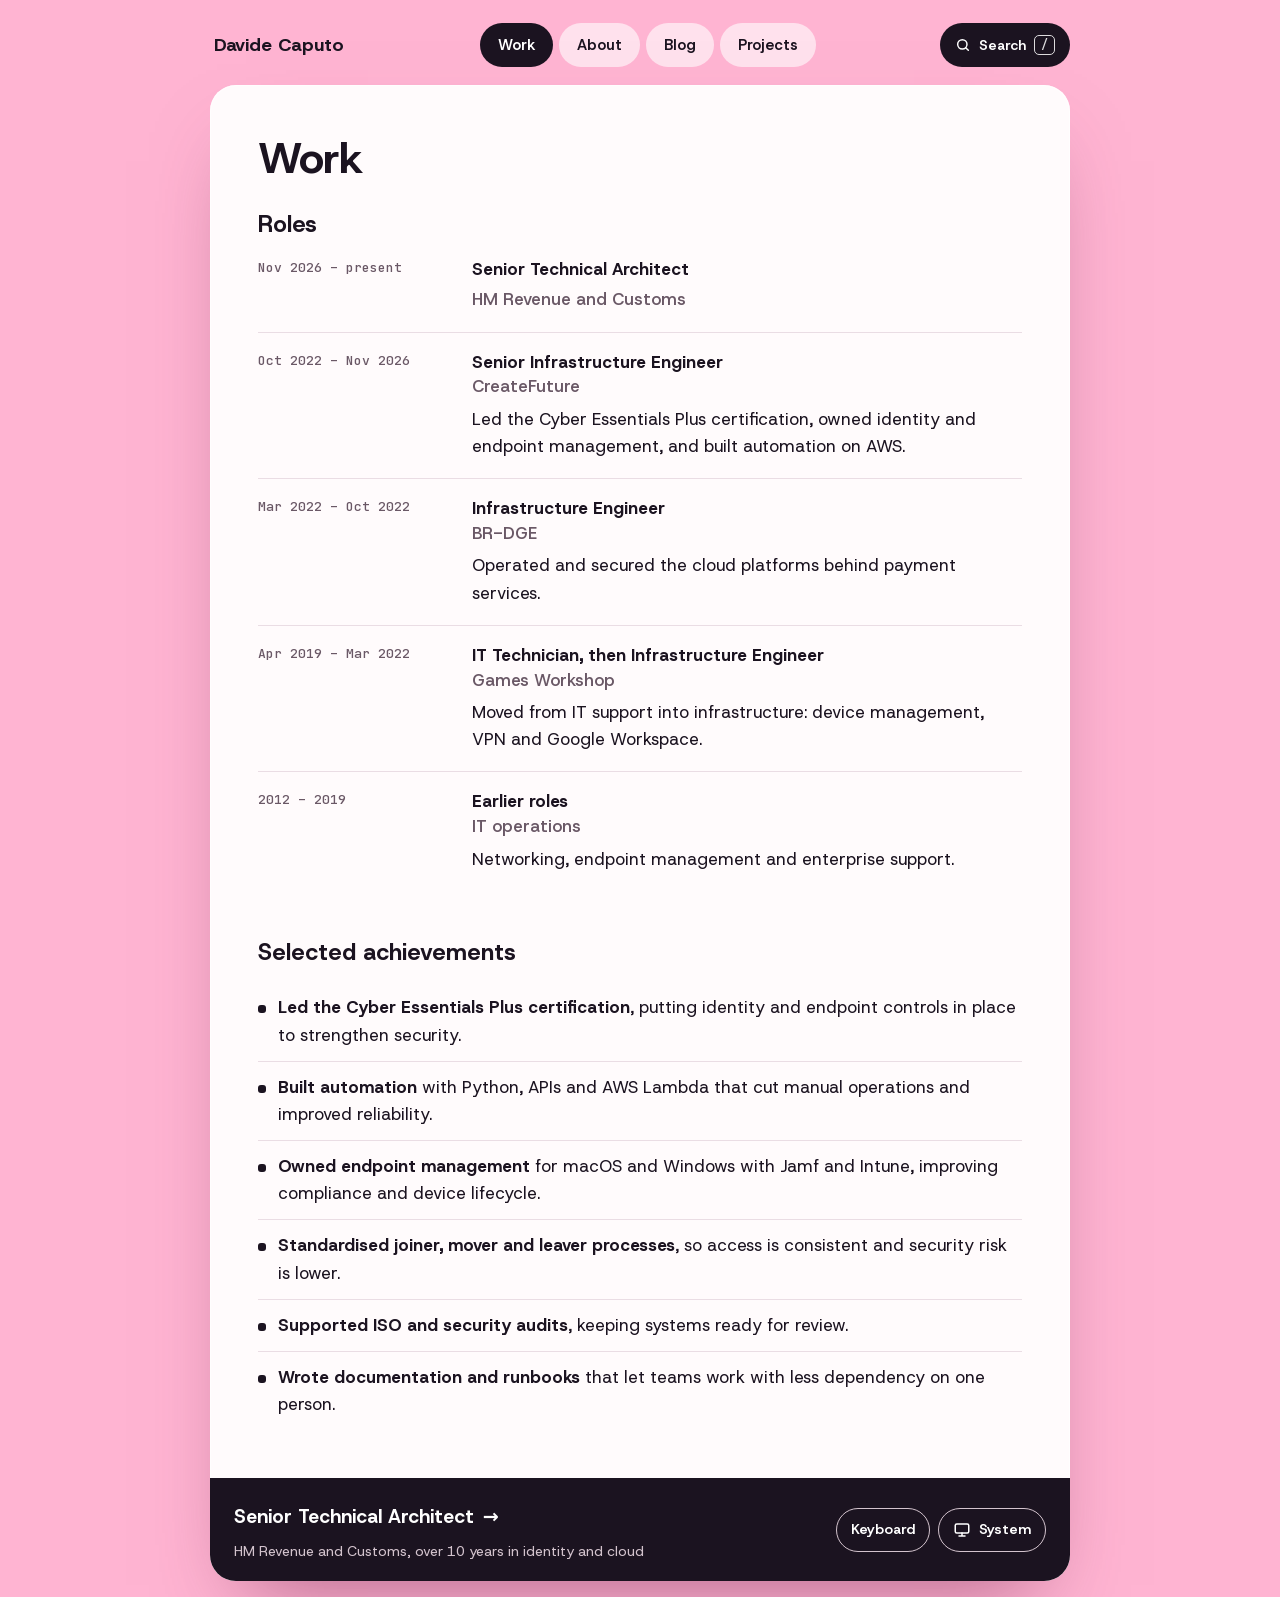
<file: work.html>
<!doctype html>
<html lang="en-GB">
<head>
<meta charset="utf-8">
<meta name="viewport" content="width=device-width, initial-scale=1, viewport-fit=cover">
<title>Work | Davide Caputo</title>
<meta name="description" content="Davide Caputo&#x27;s work history: Senior Technical Architect at HM Revenue and Customs, and the roles and achievements before it.">
<meta name="robots" content="index,follow">
<meta name="color-scheme" content="light dark">
<meta name="theme-color" content="#ffb4d2" media="(prefers-color-scheme: light)">
<meta name="theme-color" content="#140d18" media="(prefers-color-scheme: dark)">
<link rel="canonical" href="https://davidecaputo.com/work.html">
<link rel="icon" href="assets/favicon.svg" type="image/svg+xml">
<meta property="og:type" content="website">
<meta property="og:site_name" content="Davide Caputo">
<meta property="og:title" content="Work | Davide Caputo">
<meta property="og:description" content="Davide Caputo&#x27;s work history: Senior Technical Architect at HM Revenue and Customs, and the roles and achievements before it.">
<meta property="og:url" content="https://davidecaputo.com/work.html">
<meta property="og:image" content="https://davidecaputo.com/assets/og.png">
<meta property="og:image:width" content="1200">
<meta property="og:image:height" content="630">
<meta property="og:image:alt" content="Davide Caputo, Senior Technical Architect">
<meta property="og:locale" content="en_GB">
<meta name="twitter:card" content="summary_large_image">
<meta name="twitter:title" content="Work | Davide Caputo">
<meta name="twitter:description" content="Davide Caputo&#x27;s work history: Senior Technical Architect at HM Revenue and Customs, and the roles and achievements before it.">
<meta name="twitter:image" content="https://davidecaputo.com/assets/og.png">
<link rel="preload" href="assets/fonts/host-grotesk-latin.woff2" as="font" type="font/woff2" crossorigin>
<script src="assets/theme.js"></script>
<link rel="stylesheet" href="assets/site.css">
<script src="assets/search-index.js" defer></script>
<script src="assets/site.js" defer></script>
<script type="application/ld+json">
{"@context":"https://schema.org","@type":"BreadcrumbList","itemListElement":[{"@type":"ListItem","position":1,"name":"Home","item":"https://davidecaputo.com/"},{"@type":"ListItem","position":2,"name":"Work","item":"https://davidecaputo.com/work.html"}]}
</script>
</head>
<body class="" data-root="">
<div id="page">
<a class="skip" href="#main">Skip to content</a>
<header class="top"><a class="home" href="index.html">Davide Caputo</a><div class="tools"><button class="sbtn" type="button" data-open-search aria-haspopup="dialog"><svg viewBox="0 0 24 24" fill="none" stroke="currentColor" stroke-width="2.2" stroke-linecap="round" aria-hidden="true"><circle cx="11" cy="11" r="7"/><path d="M20 20l-4-4"/></svg><span>Search</span><kbd class="kh">/</kbd></button></div><nav class="pills" aria-label="Main"><a href="work.html" aria-current="page">Work</a><a href="about.html">About</a><a href="blog/index.html">Blog</a><a href="projects.html">Projects</a></nav></header>
<div class="card"><main id="main" class="body" tabindex="-1">
<h1>Work</h1>
<h2>Roles</h2><ol class="tl"><li><span class="when">Nov 2026 – present</span><div><h3>Senior Technical Architect</h3><p class="org">HM Revenue and Customs</p></div></li><li><span class="when">Oct 2022 – Nov 2026</span><div><h3>Senior Infrastructure Engineer</h3><p class="org">CreateFuture</p><p>Led the Cyber Essentials Plus certification, owned identity and endpoint management, and built automation on AWS.</p></div></li><li><span class="when">Mar 2022 – Oct 2022</span><div><h3>Infrastructure Engineer</h3><p class="org">BR-DGE</p><p>Operated and secured the cloud platforms behind payment services.</p></div></li><li><span class="when">Apr 2019 – Mar 2022</span><div><h3>IT Technician, then Infrastructure Engineer</h3><p class="org">Games Workshop</p><p>Moved from IT support into infrastructure: device management, VPN and Google Workspace.</p></div></li><li><span class="when">2012 – 2019</span><div><h3>Earlier roles</h3><p class="org">IT operations</p><p>Networking, endpoint management and enterprise support.</p></div></li></ol>
<h2>Selected achievements</h2><ul class="ach"><li><strong>Led the Cyber Essentials Plus certification</strong>, putting identity and endpoint controls in place to strengthen security.</li><li><strong>Built automation</strong> with Python, APIs and AWS Lambda that cut manual operations and improved reliability.</li><li><strong>Owned endpoint management</strong> for macOS and Windows with Jamf and Intune, improving compliance and device lifecycle.</li><li><strong>Standardised joiner, mover and leaver processes</strong>, so access is consistent and security risk is lower.</li><li><strong>Supported ISO and security audits</strong>, keeping systems ready for review.</li><li><strong>Wrote documentation and runbooks</strong> that let teams work with less dependency on one person.</li></ul>
</main>
<footer class="band"><div class="who"><a class="role" href="work.html">Senior Technical Architect</a><span>HM Revenue and Customs, over 10 years in identity and cloud</span></div><div class="band-r"><button class="kbtn" type="button" data-open-help>Keyboard</button><button class="tbtn" type="button" data-theme-toggle aria-label="Theme: System. Switch to Light."><svg class="i-system" viewBox="0 0 24 24" fill="none" stroke="currentColor" stroke-width="2" stroke-linecap="round" aria-hidden="true"><rect x="3" y="4" width="18" height="12" rx="2"/><path d="M8 20h8M12 16v4"/></svg><svg class="i-light" viewBox="0 0 24 24" fill="none" stroke="currentColor" stroke-width="2" stroke-linecap="round" aria-hidden="true"><circle cx="12" cy="12" r="4"/><path d="M12 2v2M12 20v2M2 12h2M20 12h2M5 5l1.5 1.5M17.5 17.5L19 19M5 19l1.5-1.5M17.5 6.5L19 5"/></svg><svg class="i-dark" viewBox="0 0 24 24" fill="none" stroke="currentColor" stroke-width="2" stroke-linecap="round" stroke-linejoin="round" aria-hidden="true"><path d="M20 14.5A8 8 0 0 1 9.5 4 8 8 0 1 0 20 14.5z"/></svg><span class="tl-label" data-theme-label>System</span></button></div></footer></div>
</div>
<div class="ov" id="search-ov" hidden><div class="cp" role="dialog" aria-modal="true" aria-label="Search" data-palette data-overlay data-idp="o" data-root=""><div class="q" role="search" aria-label="Site search"><svg viewBox="0 0 24 24" fill="none" stroke="currentColor" stroke-width="2.2" stroke-linecap="round" aria-hidden="true"><circle cx="11" cy="11" r="7"/><path d="M20 20l-4-4"/></svg><input type="search" id="o-in" role="combobox" aria-expanded="true" aria-controls="o-list" aria-activedescendant="o-r0" aria-autocomplete="list" aria-label="Search posts and projects" placeholder="Search posts and projects" autocomplete="off" autocapitalize="off" spellcheck="false" enterkeyhint="search"><button class="esc" type="button" data-clear aria-label="Clear search">esc</button></div><div class="res" tabindex="-1"><div class="list" id="o-list" role="listbox" aria-label="Results"> </div><p class="empty" data-empty hidden></p></div><p class="sr" role="status" aria-live="polite" data-live></p><div class="hints"><span><kbd>↑</kbd> <kbd>↓</kbd> to move</span><span><kbd>enter</kbd> to open</span><span><kbd>esc</kbd> to close</span></div></div></div><div class="ov" id="help-ov" hidden><div class="cp help" role="dialog" aria-modal="true" aria-labelledby="help-h"><div class="hb"><h2 id="help-h">Keyboard</h2><button class="esc" type="button" data-close aria-label="Close keyboard help">esc</button></div><dl class="keys"><div><dt><kbd>/</kbd></dt><dd>Search</dd></div><div><dt><kbd>Cmd or Ctrl + K</kbd></dt><dd>Search</dd></div><div><dt><kbd>Up, Down, Home, End</kbd></dt><dd>Move through results</dd></div><div><dt><kbd>Page Up, Page Down</kbd></dt><dd>Jump five results</dd></div><div><dt><kbd>Enter</kbd></dt><dd>Open the result</dd></div><div><dt><kbd>Cmd or Ctrl + Enter</kbd></dt><dd>Open in a new tab</dd></div><div><dt><kbd>g then w, a, b or p</kbd></dt><dd>Go to Work, About, Blog or Projects</dd></div><div><dt><kbd>t</kbd></dt><dd>Change theme</dd></div><div><dt><kbd>?</kbd></dt><dd>This list</dd></div><div><dt><kbd>Esc</kbd></dt><dd>Clear the search or close</dd></div></dl></div></div>
</body>
</html>
</file>
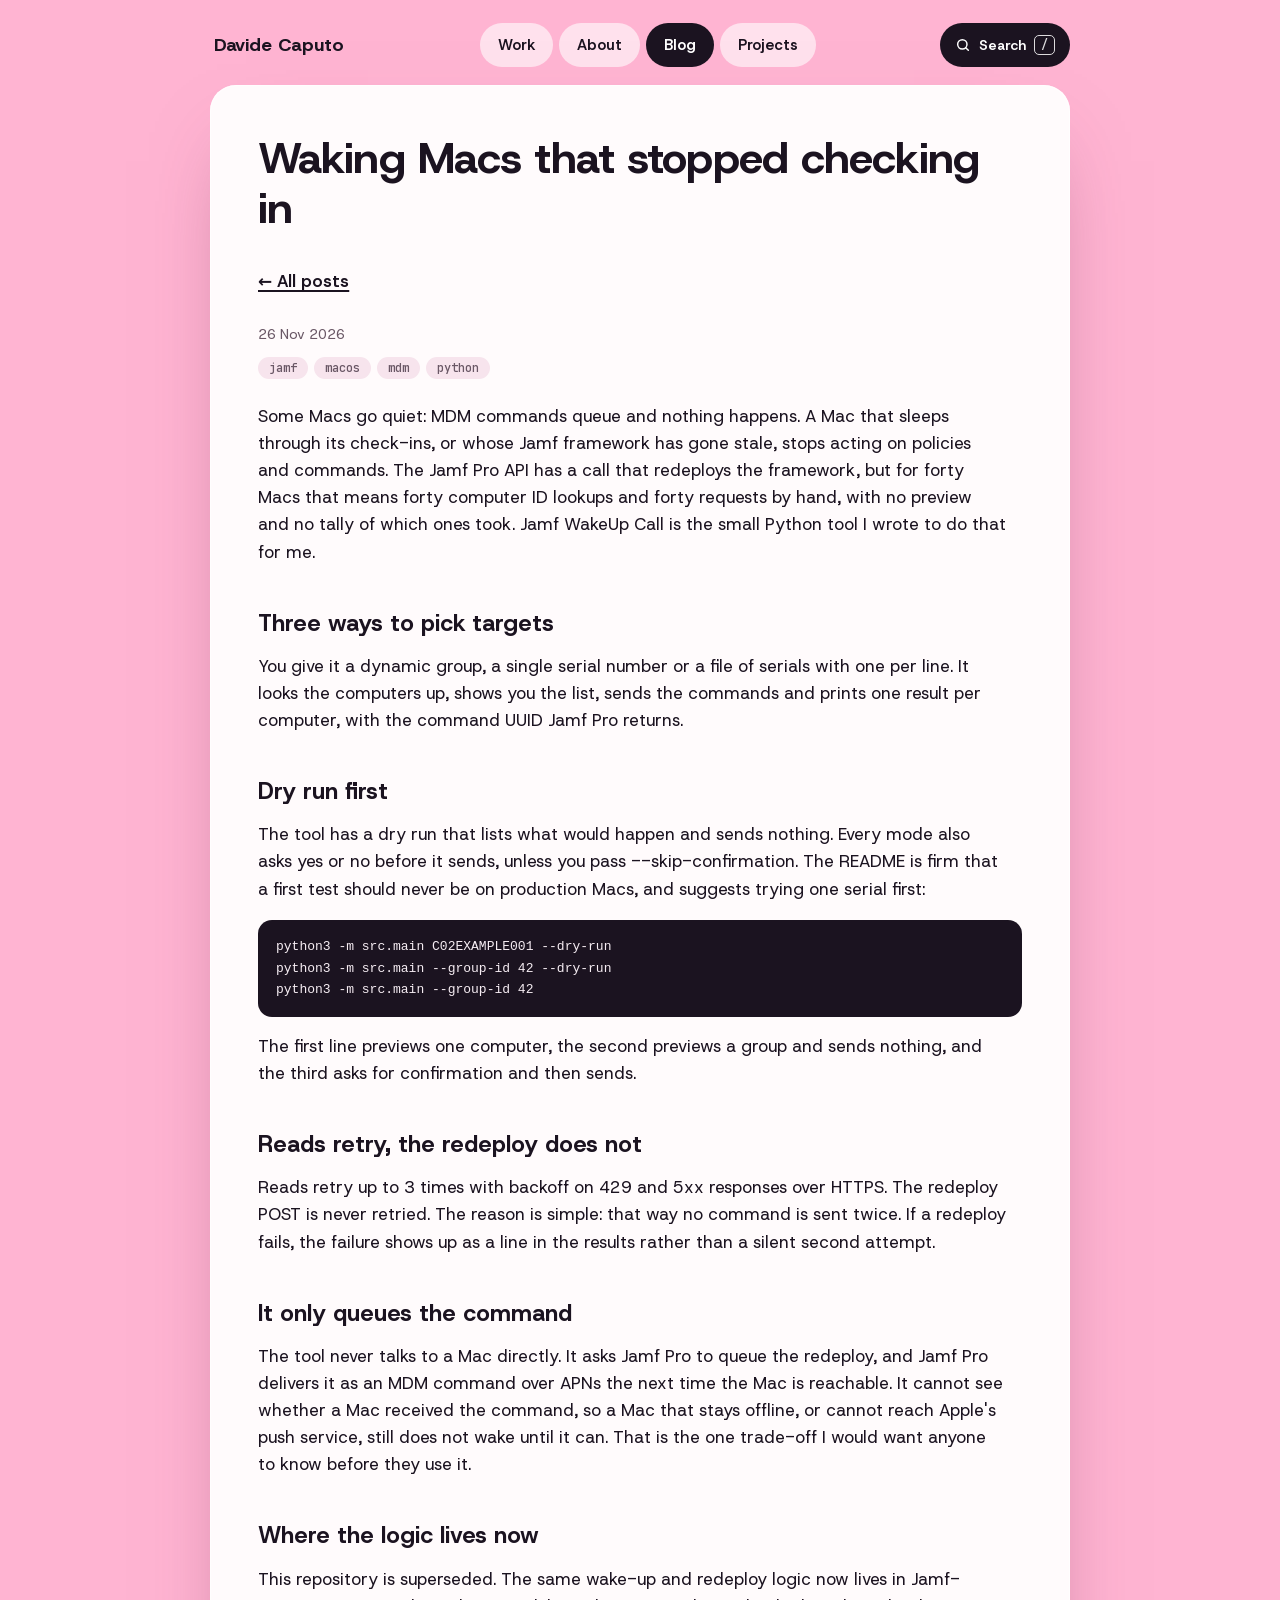
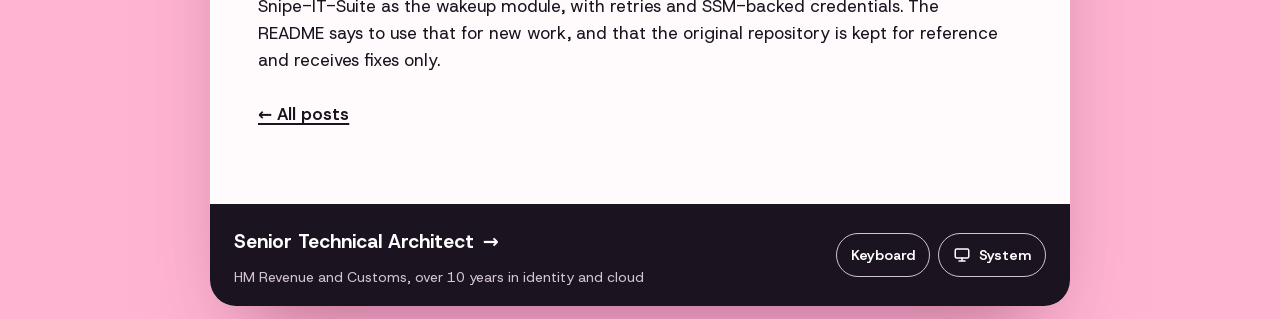
<file: blog/waking-macs-that-stopped-checking-in-to-jamf.html>
<!doctype html>
<html lang="en-GB">
<head>
<meta charset="utf-8">
<meta name="viewport" content="width=device-width, initial-scale=1, viewport-fit=cover">
<title>Waking Macs that stopped checking in | Davide Caputo</title>
<meta name="description" content="A small tool that redeploys the Jamf framework on quiet Macs, why it previews first, why it never retries the redeploy, and where the logic lives now.">
<meta name="robots" content="index,follow">
<meta name="color-scheme" content="light dark">
<meta name="theme-color" content="#ffb4d2" media="(prefers-color-scheme: light)">
<meta name="theme-color" content="#140d18" media="(prefers-color-scheme: dark)">
<link rel="canonical" href="https://davidecaputo.com/blog/waking-macs-that-stopped-checking-in-to-jamf.html">
<link rel="icon" href="../assets/favicon.svg" type="image/svg+xml">
<meta property="og:type" content="article">
<meta property="og:site_name" content="Davide Caputo">
<meta property="og:title" content="Waking Macs that stopped checking in | Davide Caputo">
<meta property="og:description" content="A small tool that redeploys the Jamf framework on quiet Macs, why it previews first, why it never retries the redeploy, and where the logic lives now.">
<meta property="og:url" content="https://davidecaputo.com/blog/waking-macs-that-stopped-checking-in-to-jamf.html">
<meta property="og:image" content="https://davidecaputo.com/assets/og.png">
<meta property="og:image:width" content="1200">
<meta property="og:image:height" content="630">
<meta property="og:image:alt" content="Davide Caputo, Senior Technical Architect">
<meta property="og:locale" content="en_GB">
<meta name="twitter:card" content="summary_large_image">
<meta name="twitter:title" content="Waking Macs that stopped checking in | Davide Caputo">
<meta name="twitter:description" content="A small tool that redeploys the Jamf framework on quiet Macs, why it previews first, why it never retries the redeploy, and where the logic lives now.">
<meta name="twitter:image" content="https://davidecaputo.com/assets/og.png">
<link rel="preload" href="../assets/fonts/host-grotesk-latin.woff2" as="font" type="font/woff2" crossorigin>
<script src="../assets/theme.js"></script>
<link rel="stylesheet" href="../assets/site.css">
<script src="../assets/search-index.js" defer></script>
<script src="../assets/site.js" defer></script>
<script type="application/ld+json">
{"@context":"https://schema.org","@type":"BreadcrumbList","itemListElement":[{"@type":"ListItem","position":1,"name":"Home","item":"https://davidecaputo.com/"},{"@type":"ListItem","position":2,"name":"Blog","item":"https://davidecaputo.com/blog/index.html"},{"@type":"ListItem","position":3,"name":"Waking Macs that stopped checking in","item":"https://davidecaputo.com/blog/waking-macs-that-stopped-checking-in-to-jamf.html"}]}
</script>
<script type="application/ld+json">
{"@context":"https://schema.org","@type":"BlogPosting","headline":"Waking Macs that stopped checking in","datePublished":"2026-11-26","author":{"@type":"Person","name":"Davide Caputo","url":"https://davidecaputo.com/"},"description":"A small tool that redeploys the Jamf framework on quiet Macs, why it previews first, why it never retries the redeploy, and where the logic lives now.","keywords":"jamf, macos, mdm, python","mainEntityOfPage":{"@type":"WebPage","@id":"https://davidecaputo.com/blog/waking-macs-that-stopped-checking-in-to-jamf.html"}}
</script>
</head>
<body class="" data-root="../">
<div id="page">
<a class="skip" href="#main">Skip to content</a>
<header class="top"><a class="home" href="../index.html">Davide Caputo</a><div class="tools"><button class="sbtn" type="button" data-open-search aria-haspopup="dialog"><svg viewBox="0 0 24 24" fill="none" stroke="currentColor" stroke-width="2.2" stroke-linecap="round" aria-hidden="true"><circle cx="11" cy="11" r="7"/><path d="M20 20l-4-4"/></svg><span>Search</span><kbd class="kh">/</kbd></button></div><nav class="pills" aria-label="Main"><a href="../work.html">Work</a><a href="../about.html">About</a><a href="../blog/index.html" aria-current="page">Blog</a><a href="../projects.html">Projects</a></nav></header>
<div class="card"><main id="main" class="body" tabindex="-1">
<h1>Waking Macs that stopped checking in</h1>
<p class="back"><a href="index.html">← All posts</a></p><p class="meta"><time datetime="2026-11-26">26 Nov 2026</time></p><ul class="chips" aria-label="Tags"><li>jamf</li><li>macos</li><li>mdm</li><li>python</li></ul>
<div class="prose post"><p>Some Macs go quiet: MDM commands queue and nothing happens. A Mac that sleeps through its check-ins, or whose Jamf framework has gone stale, stops acting on policies and commands. The Jamf Pro API has a call that redeploys the framework, but for forty Macs that means forty computer ID lookups and forty requests by hand, with no preview and no tally of which ones took. Jamf WakeUp Call is the small Python tool I wrote to do that for me.</p>
<h2>Three ways to pick targets</h2>
<p>You give it a dynamic group, a single serial number or a file of serials with one per line. It looks the computers up, shows you the list, sends the commands and prints one result per computer, with the command UUID Jamf Pro returns.</p>
<h2>Dry run first</h2>
<p>The tool has a dry run that lists what would happen and sends nothing. Every mode also asks yes or no before it sends, unless you pass --skip-confirmation. The README is firm that a first test should never be on production Macs, and suggests trying one serial first:</p>
<pre tabindex="0"><code>python3 -m src.main C02EXAMPLE001 --dry-run
python3 -m src.main --group-id 42 --dry-run
python3 -m src.main --group-id 42</code></pre>
<p>The first line previews one computer, the second previews a group and sends nothing, and the third asks for confirmation and then sends.</p>
<h2>Reads retry, the redeploy does not</h2>
<p>Reads retry up to 3 times with backoff on 429 and 5xx responses over HTTPS. The redeploy POST is never retried. The reason is simple: that way no command is sent twice. If a redeploy fails, the failure shows up as a line in the results rather than a silent second attempt.</p>
<h2>It only queues the command</h2>
<p>The tool never talks to a Mac directly. It asks Jamf Pro to queue the redeploy, and Jamf Pro delivers it as an MDM command over APNs the next time the Mac is reachable. It cannot see whether a Mac received the command, so a Mac that stays offline, or cannot reach Apple&#x27;s push service, still does not wake until it can. That is the one trade-off I would want anyone to know before they use it.</p>
<h2>Where the logic lives now</h2>
<p>This repository is superseded. The same wake-up and redeploy logic now lives in Jamf-Snipe-IT-Suite as the wakeup module, with retries and SSM-backed credentials. The README says to use that for new work, and that the original repository is kept for reference and receives fixes only.</p></div>
<p class="back"><a href="index.html">← All posts</a></p>
</main>
<footer class="band"><div class="who"><a class="role" href="../work.html">Senior Technical Architect</a><span>HM Revenue and Customs, over 10 years in identity and cloud</span></div><div class="band-r"><button class="kbtn" type="button" data-open-help>Keyboard</button><button class="tbtn" type="button" data-theme-toggle aria-label="Theme: System. Switch to Light."><svg class="i-system" viewBox="0 0 24 24" fill="none" stroke="currentColor" stroke-width="2" stroke-linecap="round" aria-hidden="true"><rect x="3" y="4" width="18" height="12" rx="2"/><path d="M8 20h8M12 16v4"/></svg><svg class="i-light" viewBox="0 0 24 24" fill="none" stroke="currentColor" stroke-width="2" stroke-linecap="round" aria-hidden="true"><circle cx="12" cy="12" r="4"/><path d="M12 2v2M12 20v2M2 12h2M20 12h2M5 5l1.5 1.5M17.5 17.5L19 19M5 19l1.5-1.5M17.5 6.5L19 5"/></svg><svg class="i-dark" viewBox="0 0 24 24" fill="none" stroke="currentColor" stroke-width="2" stroke-linecap="round" stroke-linejoin="round" aria-hidden="true"><path d="M20 14.5A8 8 0 0 1 9.5 4 8 8 0 1 0 20 14.5z"/></svg><span class="tl-label" data-theme-label>System</span></button></div></footer></div>
</div>
<div class="ov" id="search-ov" hidden><div class="cp" role="dialog" aria-modal="true" aria-label="Search" data-palette data-overlay data-idp="o" data-root="../"><div class="q" role="search" aria-label="Site search"><svg viewBox="0 0 24 24" fill="none" stroke="currentColor" stroke-width="2.2" stroke-linecap="round" aria-hidden="true"><circle cx="11" cy="11" r="7"/><path d="M20 20l-4-4"/></svg><input type="search" id="o-in" role="combobox" aria-expanded="true" aria-controls="o-list" aria-activedescendant="o-r0" aria-autocomplete="list" aria-label="Search posts and projects" placeholder="Search posts and projects" autocomplete="off" autocapitalize="off" spellcheck="false" enterkeyhint="search"><button class="esc" type="button" data-clear aria-label="Clear search">esc</button></div><div class="res" tabindex="-1"><div class="list" id="o-list" role="listbox" aria-label="Results"> </div><p class="empty" data-empty hidden></p></div><p class="sr" role="status" aria-live="polite" data-live></p><div class="hints"><span><kbd>↑</kbd> <kbd>↓</kbd> to move</span><span><kbd>enter</kbd> to open</span><span><kbd>esc</kbd> to close</span></div></div></div><div class="ov" id="help-ov" hidden><div class="cp help" role="dialog" aria-modal="true" aria-labelledby="help-h"><div class="hb"><h2 id="help-h">Keyboard</h2><button class="esc" type="button" data-close aria-label="Close keyboard help">esc</button></div><dl class="keys"><div><dt><kbd>/</kbd></dt><dd>Search</dd></div><div><dt><kbd>Cmd or Ctrl + K</kbd></dt><dd>Search</dd></div><div><dt><kbd>Up, Down, Home, End</kbd></dt><dd>Move through results</dd></div><div><dt><kbd>Page Up, Page Down</kbd></dt><dd>Jump five results</dd></div><div><dt><kbd>Enter</kbd></dt><dd>Open the result</dd></div><div><dt><kbd>Cmd or Ctrl + Enter</kbd></dt><dd>Open in a new tab</dd></div><div><dt><kbd>g then w, a, b or p</kbd></dt><dd>Go to Work, About, Blog or Projects</dd></div><div><dt><kbd>t</kbd></dt><dd>Change theme</dd></div><div><dt><kbd>?</kbd></dt><dd>This list</dd></div><div><dt><kbd>Esc</kbd></dt><dd>Clear the search or close</dd></div></dl></div></div>
</body>
</html>
</file>
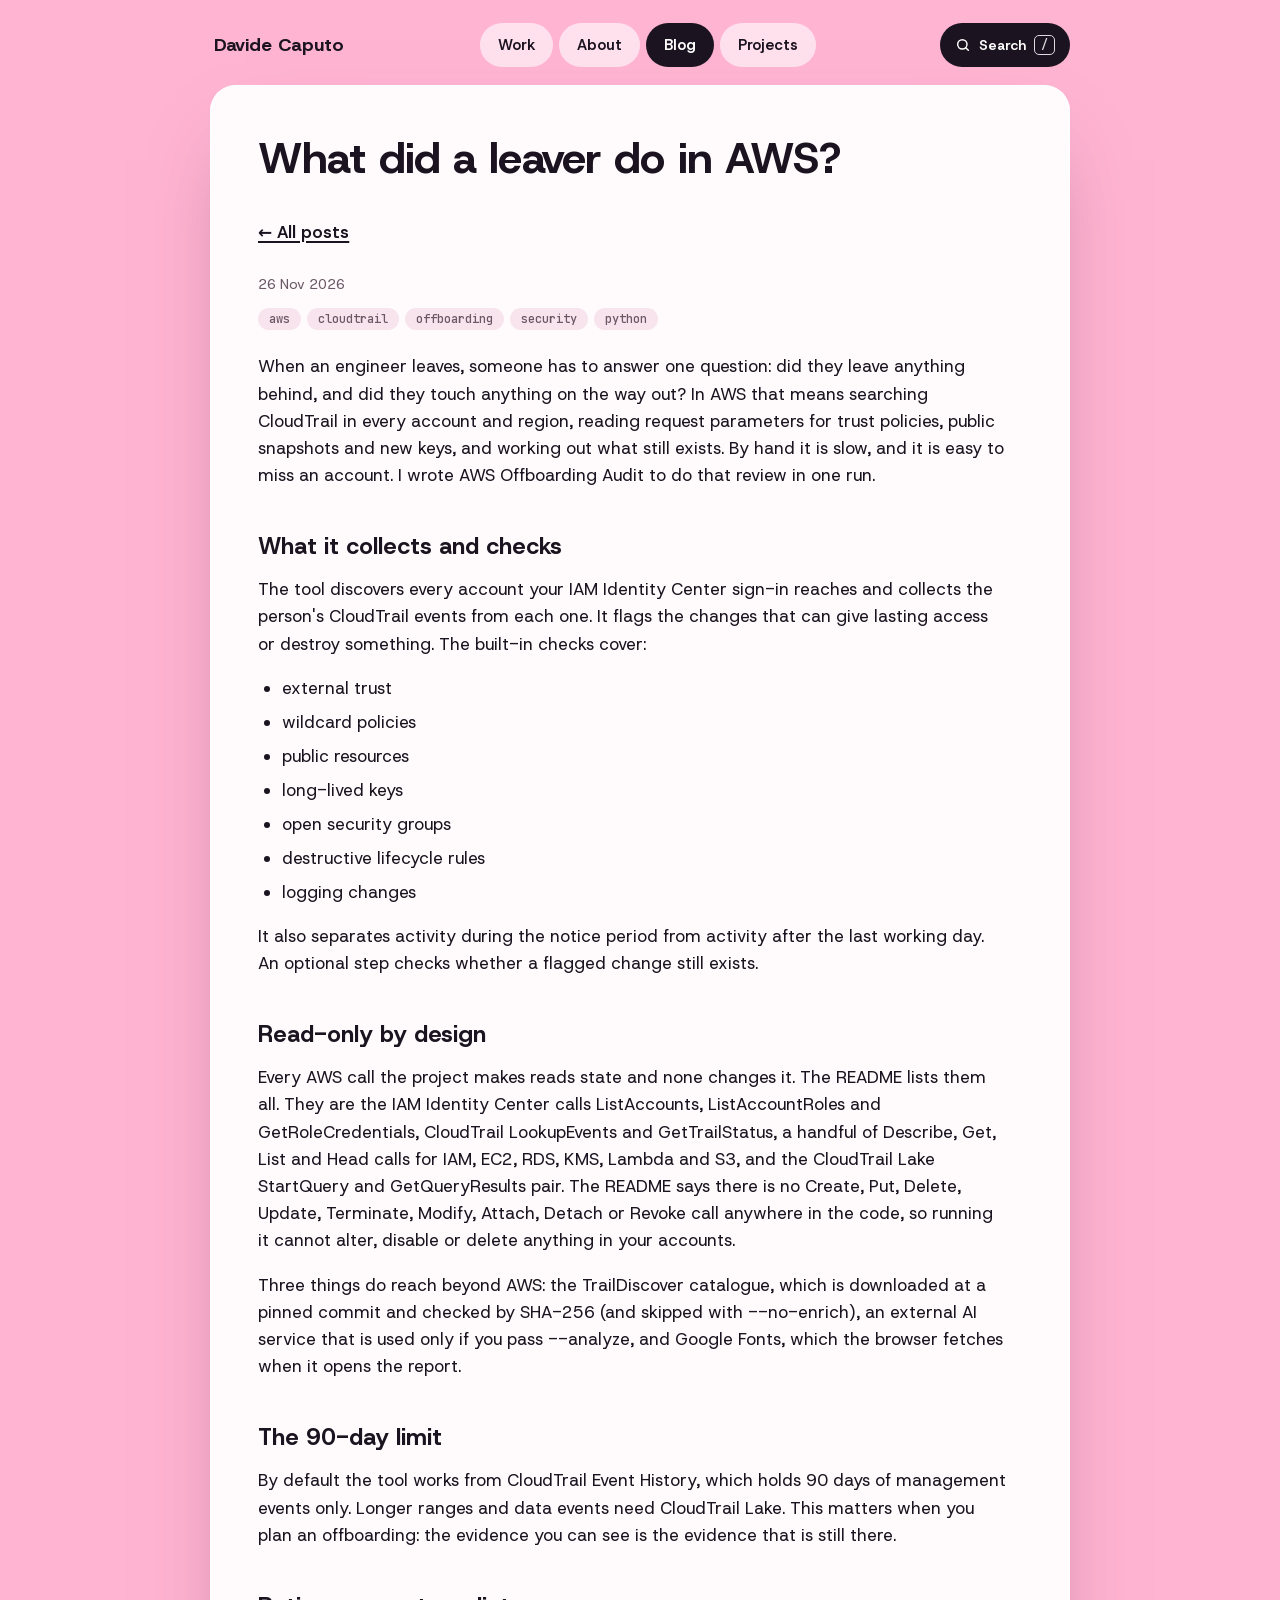
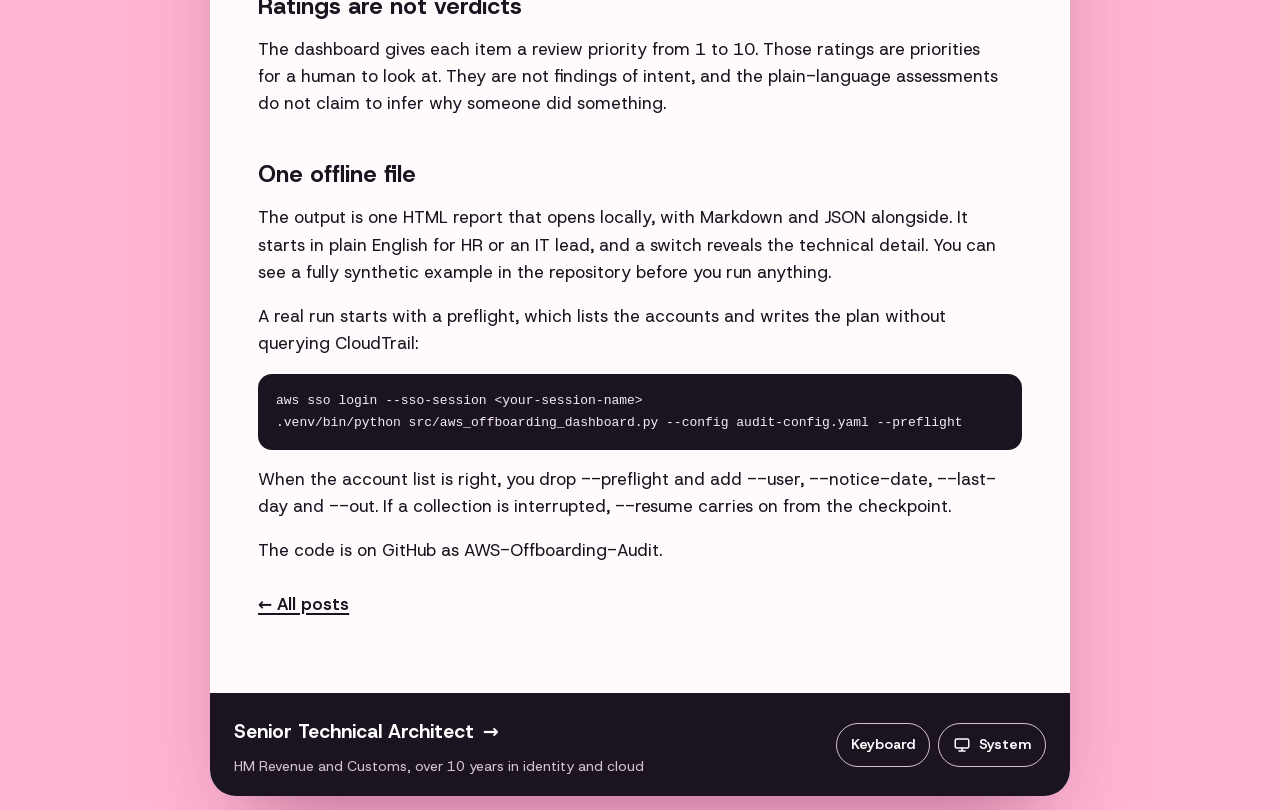
<file: blog/what-did-a-leaver-do-in-aws.html>
<!doctype html>
<html lang="en-GB">
<head>
<meta charset="utf-8">
<meta name="viewport" content="width=device-width, initial-scale=1, viewport-fit=cover">
<title>What did a leaver do in AWS? | Davide Caputo</title>
<meta name="description" content="Why I wrote a read-only tool that collects a leaver&#x27;s CloudTrail activity across every account into one offline report, and where its limits are.">
<meta name="robots" content="index,follow">
<meta name="color-scheme" content="light dark">
<meta name="theme-color" content="#ffb4d2" media="(prefers-color-scheme: light)">
<meta name="theme-color" content="#140d18" media="(prefers-color-scheme: dark)">
<link rel="canonical" href="https://davidecaputo.com/blog/what-did-a-leaver-do-in-aws.html">
<link rel="icon" href="../assets/favicon.svg" type="image/svg+xml">
<meta property="og:type" content="article">
<meta property="og:site_name" content="Davide Caputo">
<meta property="og:title" content="What did a leaver do in AWS? | Davide Caputo">
<meta property="og:description" content="Why I wrote a read-only tool that collects a leaver&#x27;s CloudTrail activity across every account into one offline report, and where its limits are.">
<meta property="og:url" content="https://davidecaputo.com/blog/what-did-a-leaver-do-in-aws.html">
<meta property="og:image" content="https://davidecaputo.com/assets/og.png">
<meta property="og:image:width" content="1200">
<meta property="og:image:height" content="630">
<meta property="og:image:alt" content="Davide Caputo, Senior Technical Architect">
<meta property="og:locale" content="en_GB">
<meta name="twitter:card" content="summary_large_image">
<meta name="twitter:title" content="What did a leaver do in AWS? | Davide Caputo">
<meta name="twitter:description" content="Why I wrote a read-only tool that collects a leaver&#x27;s CloudTrail activity across every account into one offline report, and where its limits are.">
<meta name="twitter:image" content="https://davidecaputo.com/assets/og.png">
<link rel="preload" href="../assets/fonts/host-grotesk-latin.woff2" as="font" type="font/woff2" crossorigin>
<script src="../assets/theme.js"></script>
<link rel="stylesheet" href="../assets/site.css">
<script src="../assets/search-index.js" defer></script>
<script src="../assets/site.js" defer></script>
<script type="application/ld+json">
{"@context":"https://schema.org","@type":"BreadcrumbList","itemListElement":[{"@type":"ListItem","position":1,"name":"Home","item":"https://davidecaputo.com/"},{"@type":"ListItem","position":2,"name":"Blog","item":"https://davidecaputo.com/blog/index.html"},{"@type":"ListItem","position":3,"name":"What did a leaver do in AWS?","item":"https://davidecaputo.com/blog/what-did-a-leaver-do-in-aws.html"}]}
</script>
<script type="application/ld+json">
{"@context":"https://schema.org","@type":"BlogPosting","headline":"What did a leaver do in AWS?","datePublished":"2026-11-26","author":{"@type":"Person","name":"Davide Caputo","url":"https://davidecaputo.com/"},"description":"Why I wrote a read-only tool that collects a leaver's CloudTrail activity across every account into one offline report, and where its limits are.","keywords":"aws, cloudtrail, offboarding, security, python","mainEntityOfPage":{"@type":"WebPage","@id":"https://davidecaputo.com/blog/what-did-a-leaver-do-in-aws.html"}}
</script>
</head>
<body class="" data-root="../">
<div id="page">
<a class="skip" href="#main">Skip to content</a>
<header class="top"><a class="home" href="../index.html">Davide Caputo</a><div class="tools"><button class="sbtn" type="button" data-open-search aria-haspopup="dialog"><svg viewBox="0 0 24 24" fill="none" stroke="currentColor" stroke-width="2.2" stroke-linecap="round" aria-hidden="true"><circle cx="11" cy="11" r="7"/><path d="M20 20l-4-4"/></svg><span>Search</span><kbd class="kh">/</kbd></button></div><nav class="pills" aria-label="Main"><a href="../work.html">Work</a><a href="../about.html">About</a><a href="../blog/index.html" aria-current="page">Blog</a><a href="../projects.html">Projects</a></nav></header>
<div class="card"><main id="main" class="body" tabindex="-1">
<h1>What did a leaver do in AWS?</h1>
<p class="back"><a href="index.html">← All posts</a></p><p class="meta"><time datetime="2026-11-26">26 Nov 2026</time></p><ul class="chips" aria-label="Tags"><li>aws</li><li>cloudtrail</li><li>offboarding</li><li>security</li><li>python</li></ul>
<div class="prose post"><p>When an engineer leaves, someone has to answer one question: did they leave anything behind, and did they touch anything on the way out? In AWS that means searching CloudTrail in every account and region, reading request parameters for trust policies, public snapshots and new keys, and working out what still exists. By hand it is slow, and it is easy to miss an account. I wrote AWS Offboarding Audit to do that review in one run.</p>
<h2>What it collects and checks</h2>
<p>The tool discovers every account your IAM Identity Center sign-in reaches and collects the person&#x27;s CloudTrail events from each one. It flags the changes that can give lasting access or destroy something. The built-in checks cover:</p>
<ul><li>external trust</li><li>wildcard policies</li><li>public resources</li><li>long-lived keys</li><li>open security groups</li><li>destructive lifecycle rules</li><li>logging changes</li></ul>
<p>It also separates activity during the notice period from activity after the last working day. An optional step checks whether a flagged change still exists.</p>
<h2>Read-only by design</h2>
<p>Every AWS call the project makes reads state and none changes it. The README lists them all. They are the IAM Identity Center calls ListAccounts, ListAccountRoles and GetRoleCredentials, CloudTrail LookupEvents and GetTrailStatus, a handful of Describe, Get, List and Head calls for IAM, EC2, RDS, KMS, Lambda and S3, and the CloudTrail Lake StartQuery and GetQueryResults pair. The README says there is no Create, Put, Delete, Update, Terminate, Modify, Attach, Detach or Revoke call anywhere in the code, so running it cannot alter, disable or delete anything in your accounts.</p>
<p>Three things do reach beyond AWS: the TrailDiscover catalogue, which is downloaded at a pinned commit and checked by SHA-256 (and skipped with --no-enrich), an external AI service that is used only if you pass --analyze, and Google Fonts, which the browser fetches when it opens the report.</p>
<h2>The 90-day limit</h2>
<p>By default the tool works from CloudTrail Event History, which holds 90 days of management events only. Longer ranges and data events need CloudTrail Lake. This matters when you plan an offboarding: the evidence you can see is the evidence that is still there.</p>
<h2>Ratings are not verdicts</h2>
<p>The dashboard gives each item a review priority from 1 to 10. Those ratings are priorities for a human to look at. They are not findings of intent, and the plain-language assessments do not claim to infer why someone did something.</p>
<h2>One offline file</h2>
<p>The output is one HTML report that opens locally, with Markdown and JSON alongside. It starts in plain English for HR or an IT lead, and a switch reveals the technical detail. You can see a fully synthetic example in the repository before you run anything.</p>
<p>A real run starts with a preflight, which lists the accounts and writes the plan without querying CloudTrail:</p>
<pre tabindex="0"><code>aws sso login --sso-session &lt;your-session-name&gt;
.venv/bin/python src/aws_offboarding_dashboard.py --config audit-config.yaml --preflight</code></pre>
<p>When the account list is right, you drop --preflight and add --user, --notice-date, --last-day and --out. If a collection is interrupted, --resume carries on from the checkpoint.</p>
<p>The code is on GitHub as AWS-Offboarding-Audit.</p></div>
<p class="back"><a href="index.html">← All posts</a></p>
</main>
<footer class="band"><div class="who"><a class="role" href="../work.html">Senior Technical Architect</a><span>HM Revenue and Customs, over 10 years in identity and cloud</span></div><div class="band-r"><button class="kbtn" type="button" data-open-help>Keyboard</button><button class="tbtn" type="button" data-theme-toggle aria-label="Theme: System. Switch to Light."><svg class="i-system" viewBox="0 0 24 24" fill="none" stroke="currentColor" stroke-width="2" stroke-linecap="round" aria-hidden="true"><rect x="3" y="4" width="18" height="12" rx="2"/><path d="M8 20h8M12 16v4"/></svg><svg class="i-light" viewBox="0 0 24 24" fill="none" stroke="currentColor" stroke-width="2" stroke-linecap="round" aria-hidden="true"><circle cx="12" cy="12" r="4"/><path d="M12 2v2M12 20v2M2 12h2M20 12h2M5 5l1.5 1.5M17.5 17.5L19 19M5 19l1.5-1.5M17.5 6.5L19 5"/></svg><svg class="i-dark" viewBox="0 0 24 24" fill="none" stroke="currentColor" stroke-width="2" stroke-linecap="round" stroke-linejoin="round" aria-hidden="true"><path d="M20 14.5A8 8 0 0 1 9.5 4 8 8 0 1 0 20 14.5z"/></svg><span class="tl-label" data-theme-label>System</span></button></div></footer></div>
</div>
<div class="ov" id="search-ov" hidden><div class="cp" role="dialog" aria-modal="true" aria-label="Search" data-palette data-overlay data-idp="o" data-root="../"><div class="q" role="search" aria-label="Site search"><svg viewBox="0 0 24 24" fill="none" stroke="currentColor" stroke-width="2.2" stroke-linecap="round" aria-hidden="true"><circle cx="11" cy="11" r="7"/><path d="M20 20l-4-4"/></svg><input type="search" id="o-in" role="combobox" aria-expanded="true" aria-controls="o-list" aria-activedescendant="o-r0" aria-autocomplete="list" aria-label="Search posts and projects" placeholder="Search posts and projects" autocomplete="off" autocapitalize="off" spellcheck="false" enterkeyhint="search"><button class="esc" type="button" data-clear aria-label="Clear search">esc</button></div><div class="res" tabindex="-1"><div class="list" id="o-list" role="listbox" aria-label="Results"> </div><p class="empty" data-empty hidden></p></div><p class="sr" role="status" aria-live="polite" data-live></p><div class="hints"><span><kbd>↑</kbd> <kbd>↓</kbd> to move</span><span><kbd>enter</kbd> to open</span><span><kbd>esc</kbd> to close</span></div></div></div><div class="ov" id="help-ov" hidden><div class="cp help" role="dialog" aria-modal="true" aria-labelledby="help-h"><div class="hb"><h2 id="help-h">Keyboard</h2><button class="esc" type="button" data-close aria-label="Close keyboard help">esc</button></div><dl class="keys"><div><dt><kbd>/</kbd></dt><dd>Search</dd></div><div><dt><kbd>Cmd or Ctrl + K</kbd></dt><dd>Search</dd></div><div><dt><kbd>Up, Down, Home, End</kbd></dt><dd>Move through results</dd></div><div><dt><kbd>Page Up, Page Down</kbd></dt><dd>Jump five results</dd></div><div><dt><kbd>Enter</kbd></dt><dd>Open the result</dd></div><div><dt><kbd>Cmd or Ctrl + Enter</kbd></dt><dd>Open in a new tab</dd></div><div><dt><kbd>g then w, a, b or p</kbd></dt><dd>Go to Work, About, Blog or Projects</dd></div><div><dt><kbd>t</kbd></dt><dd>Change theme</dd></div><div><dt><kbd>?</kbd></dt><dd>This list</dd></div><div><dt><kbd>Esc</kbd></dt><dd>Clear the search or close</dd></div></dl></div></div>
</body>
</html>
</file>
<file: assets/site.css>
/* davidecaputo.com: one stylesheet. All colours are tokens; light is the pink identity, dark is aubergine. */
@font-face{font-family:"Host Grotesk";src:url("fonts/host-grotesk-latin.woff2") format("woff2");font-weight:400 700;font-style:normal;font-display:swap}
@font-face{font-family:"JetBrains Mono";src:url("fonts/jetbrains-mono-latin.woff2") format("woff2");font-weight:400 500;font-style:normal;font-display:swap}

:root{
  color-scheme:light;
  --ground:#ffb4d2; --card:rgba(255,255,255,.94); --ink:#1b1320; --muted:#6a5866; --line:#eadde4;
  --active:#ffe2ee; --ic-bg:#1b1320; --ic-ink:#ffffff; --mark:#ffc2dc;
  --band:#1b1320; --band-ink:#ffffff; --band-muted:#d3c3cd; --band-ring:#ffffff; --band-hover:rgba(255,255,255,.14);
  --ring:#1b1320; --btn:#1b1320; --btn-ink:#ffffff; --btn-hover:#3a2840;
  --pill:rgba(255,255,255,.6); --pill-hover:rgba(255,255,255,.9); --pill-on:#1b1320; --pill-on-ink:#ffffff;
  --chip:#f7e4ed; --code:#1b1320; --code-ink:#f6edf3;
  --veil:rgba(27,19,32,.55); --shadow:rgba(107,29,70,.55); --edge:rgba(255,255,255,.7);
  --sans:"Host Grotesk",system-ui,-apple-system,"Segoe UI",Roboto,Helvetica,Arial,sans-serif;
  --mono:"JetBrains Mono",ui-monospace,SFMono-Regular,Menlo,Consolas,monospace;
}
@media (prefers-color-scheme:dark){
  :root:not([data-theme="light"]){
    color-scheme:dark;
    --ground:#140d18; --card:#1d1424; --ink:#f6edf3; --muted:#b9a6b3; --line:#34253d;
    --active:#3b1e35; --ic-bg:#ff7eb6; --ic-ink:#1b1320; --mark:#6d2a52;
    --band:#ff7eb6; --band-ink:#1b1320; --band-muted:#4a2038; --band-ring:#1b1320; --band-hover:rgba(27,19,32,.14);
    --ring:#ff7eb6; --btn:#ff7eb6; --btn-ink:#1b1320; --btn-hover:#ff9cc7;
    --pill:rgba(255,255,255,.08); --pill-hover:rgba(255,255,255,.16); --pill-on:#ff7eb6; --pill-on-ink:#1b1320;
    --chip:#2b1c33; --code:#120b16; --code-ink:#f6edf3;
    --veil:rgba(8,4,10,.7); --shadow:rgba(0,0,0,.6); --edge:rgba(255,255,255,.06);
  }
}
:root[data-theme="dark"]{
  color-scheme:dark;
  --ground:#140d18; --card:#1d1424; --ink:#f6edf3; --muted:#b9a6b3; --line:#34253d;
  --active:#3b1e35; --ic-bg:#ff7eb6; --ic-ink:#1b1320; --mark:#6d2a52;
  --band:#ff7eb6; --band-ink:#1b1320; --band-muted:#4a2038; --band-ring:#1b1320; --band-hover:rgba(27,19,32,.14);
  --ring:#ff7eb6; --btn:#ff7eb6; --btn-ink:#1b1320; --btn-hover:#ff9cc7;
  --pill:rgba(255,255,255,.08); --pill-hover:rgba(255,255,255,.16); --pill-on:#ff7eb6; --pill-on-ink:#1b1320;
  --chip:#2b1c33; --code:#120b16; --code-ink:#f6edf3;
  --veil:rgba(8,4,10,.7); --shadow:rgba(0,0,0,.6); --edge:rgba(255,255,255,.06);
}

*,*::before,*::after{box-sizing:border-box}
*{margin:0}
html{-webkit-text-size-adjust:100%;text-size-adjust:100%}
html.lock{overflow:hidden}
body{background:var(--ground);color:var(--ink);font:400 clamp(1rem,.96rem + .2vw,1.0625rem)/1.6 var(--sans);-webkit-font-smoothing:antialiased;min-height:100vh;min-height:100svh;
  padding:max(16px,env(safe-area-inset-top)) max(16px,env(safe-area-inset-right)) max(16px,env(safe-area-inset-bottom)) max(16px,env(safe-area-inset-left))}
#page{min-height:calc(100svh - 32px)}
a{color:inherit}
ul,ol{padding:0;list-style:none}
button,input{font:inherit;color:inherit}
:focus-visible{outline:3px solid var(--ring);outline-offset:3px;border-radius:6px}
.band :focus-visible{outline-color:var(--band-ring)}
[hidden]{display:none!important}
.sr{position:absolute;width:1px;height:1px;margin:-1px;padding:0;overflow:hidden;clip:rect(0 0 0 0);white-space:nowrap;border:0}
.skip{position:absolute;left:8px;top:-80px;z-index:50;background:var(--btn);color:var(--btn-ink);padding:12px 18px;border-radius:12px;text-decoration:none;font-weight:600}
.skip:focus{top:max(8px,env(safe-area-inset-top))}
kbd{font:500 12px/1 var(--mono)}
mark{background:var(--mark);color:inherit;border-radius:3px;padding:0 1px}

/* palette card */
.cp{width:100%;background:var(--card);border-radius:26px;overflow:hidden;box-shadow:0 40px 80px -36px var(--shadow),0 0 0 1px var(--edge) inset}
.q{display:flex;align-items:center;gap:12px;padding:6px 14px 6px 22px;border-bottom:1px solid var(--line);color:var(--muted)}
.q svg{flex:none;width:22px;height:22px}
.q input{flex:1;min-width:0;height:62px;border:0;background:transparent;color:var(--ink);font-size:clamp(1.05rem,1rem + .4vw,1.3rem);font-weight:600;outline:0;-webkit-appearance:none;appearance:none;border-radius:0}
.q input::placeholder{color:var(--muted);opacity:1;font-weight:500}
.q input::-webkit-search-cancel-button{display:none}
.q:focus-within{box-shadow:inset 0 -3px 0 var(--ring)}
.esc{min-width:44px;min-height:44px;font:500 12px var(--mono);color:var(--muted);background:transparent;border:1px solid var(--line);border-radius:10px;cursor:pointer;transition:background .12s,color .12s}
.esc:hover{background:var(--active);color:var(--ink)}
.res{max-height:min(66vh,620px);max-height:min(66svh,620px);overflow:auto;padding:8px 12px 12px;overscroll-behavior:contain}
.gh{font:600 12px var(--mono);color:var(--muted);padding:12px 12px 6px;letter-spacing:.02em}
.row{display:flex;align-items:center;gap:14px;padding:10px 12px;min-height:56px;border-radius:14px;text-decoration:none;transition:background .12s,transform .12s;scroll-margin:8px}
.row:hover,.row[aria-selected="true"]{background:var(--active)}
.row:active{transform:scale(.995)}
.ic{flex:none;width:36px;height:36px;border-radius:11px;display:grid;place-items:center;font:700 13px var(--mono);font-style:normal;background:var(--ic-bg);color:var(--ic-ink)}
.t{flex:1;min-width:0}
.t b{display:block;font-size:1rem;font-weight:600;line-height:1.35}
.s{display:block;font-size:.8125rem;color:var(--muted);white-space:nowrap;overflow:hidden;text-overflow:ellipsis;line-height:1.4}
.kh{display:none;color:var(--muted)}
.row .kh{margin-left:auto;visibility:hidden}
.row[aria-selected="true"] .kh{visibility:visible}
.empty{padding:28px 16px 24px;text-align:center;color:var(--muted)}
.empty b{color:var(--ink)}

/* footer band */
.band{display:flex;justify-content:space-between;align-items:center;gap:12px 20px;flex-wrap:wrap;padding:18px 24px;background:var(--band);color:var(--band-ink)}
.who{display:flex;flex-direction:column;min-width:0}
.role{font-size:1.2rem;font-weight:700;text-decoration:none;display:inline-flex;align-items:center;min-height:44px;width:fit-content;padding:0;border-bottom:2px solid transparent;transition:border-color .12s}
.role::after{content:"→";margin-left:.45em}
.role:hover{border-bottom-color:currentColor}
.who span{font-size:.875rem;color:var(--band-muted)}
.band-r{display:flex;gap:8px;flex-wrap:wrap}
.tbtn,.kbtn,.sbtn{display:inline-flex;align-items:center;gap:8px;min-height:44px;padding:0 14px;border-radius:999px;border:1px solid transparent;background:transparent;font-size:.875rem;font-weight:600;cursor:pointer;transition:background .12s,transform .12s}
.band .tbtn,.band .kbtn{color:var(--band-ink);border-color:var(--band-muted)}
.band .tbtn:hover,.band .kbtn:hover{background:var(--band-hover)}
.tbtn svg{width:18px;height:18px;flex:none}
.tbtn svg{display:none}
.tbtn[data-mode="system"] .i-system,.tbtn[data-mode="light"] .i-light,.tbtn[data-mode="dark"] .i-dark{display:block}
html:not(.js) .tbtn,html:not(.js) .kbtn,html:not(.js) .sbtn{display:none}
.kbtn{display:none}
@media (pointer:fine){.kbtn{display:inline-flex}.kh{display:inline-block}.row .kh{display:inline-block}}

/* home */
.home{min-height:calc(100svh - 32px);display:grid;place-items:center}
.home .cp{max-width:680px}
.nf{padding:26px 24px 4px}
.nf h1{font-size:clamp(1.5rem,1.2rem + 1.5vw,2rem);line-height:1.2}
.nf p{color:var(--muted);margin-top:6px}

/* inner pages */
.top{max-width:860px;margin:0 auto;padding:4px 0 16px;display:flex;flex-wrap:wrap;align-items:center;gap:10px 14px}
.home-link,.top .home{font-weight:700;font-size:1.15rem;text-decoration:none;padding:10px 4px;min-height:44px;display:inline-flex;align-items:center;margin-right:auto;border-radius:10px}
.top .home:hover{text-decoration:underline;text-underline-offset:4px}
.tools{display:flex;gap:8px;order:2}
.pills{display:flex;gap:6px;flex-wrap:wrap;order:3;width:100%}
.pills a{display:inline-flex;align-items:center;min-height:44px;padding:0 18px;border-radius:999px;background:var(--pill);text-decoration:none;font-weight:600;font-size:.9375rem;transition:background .12s}
.pills a:hover{background:var(--pill-hover)}
.pills a[aria-current="page"]{background:var(--pill-on);color:var(--pill-on-ink)}
.sbtn{background:var(--btn);color:var(--btn-ink)}
.sbtn:hover{background:var(--btn-hover)}
.sbtn svg{width:16px;height:16px}
.sbtn .kh{color:inherit;opacity:.85;border:1px solid currentColor;border-radius:5px;padding:3px 6px}
@media (min-width:720px){.pills{order:0;width:auto}.top{flex-wrap:nowrap}.home{margin-right:0}.tools{margin-left:auto}.top .pills{margin-left:8px}}
.card{max-width:860px;margin:0 auto;background:var(--card);border-radius:26px;overflow:hidden;box-shadow:0 40px 80px -36px var(--shadow),0 0 0 1px var(--edge) inset}
.body{padding:clamp(24px,4vw,48px);outline:0}
.body h1{font-size:clamp(1.9rem,1.3rem + 2.6vw,2.75rem);line-height:1.12;letter-spacing:-.02em;margin-bottom:.6em}
.body h2{font-size:clamp(1.2rem,1.1rem + .5vw,1.45rem);line-height:1.25;margin:2em 0 .7em}
.body h3{font-size:1.0625rem;line-height:1.35}
.body>h2:first-of-type{margin-top:.4em}
.body a:not(.btn):not(.proj){text-underline-offset:3px;text-decoration-thickness:2px}
.body a:not(.btn):not(.proj):hover{background:var(--active)}
.prose p{margin-bottom:1em;max-width:68ch}
.prose h2{margin-top:1.8em}
.prose ul,.prose ol{margin:0 0 1em;padding-left:1.4em;max-width:68ch}
.prose ul{list-style:disc}.prose ol{list-style:decimal}
blockquote{margin:0 0 1em;padding:2px 0 2px 18px;border-left:4px solid var(--ic-bg);color:var(--muted);max-width:68ch}
:not(pre)>code{font:500 .875em var(--mono);background:var(--chip);border-radius:6px;padding:1px 6px}
.prose li{margin-bottom:.4em}
pre{background:var(--code);color:var(--code-ink);border-radius:14px;padding:16px 18px;overflow-x:auto;margin:0 0 1.2em;font:400 .8125rem/1.6 var(--mono);max-width:100%}
.meta{color:var(--muted);font-size:.875rem}
.back{margin:.4em 0 1em}
.back a{display:inline-block;padding:10px 0;font-weight:600}
.chips{display:flex;flex-wrap:wrap;gap:6px;margin:.7em 0 1.4em}
.chips li{background:var(--chip);border-radius:999px;padding:3px 11px;font:500 .75rem var(--mono);color:var(--muted)}
.tl li{display:grid;grid-template-columns:minmax(0,190px) minmax(0,1fr);gap:4px 24px;padding:18px 0;border-top:1px solid var(--line)}
.tl li:first-child{border-top:0;padding-top:4px}
.when{font:500 .8125rem/1.6 var(--mono);color:var(--muted)}
.org{color:var(--muted);font-weight:500}
.tl p:last-child{margin-top:.3em}
.ach li{padding:12px 0 12px 20px;border-top:1px solid var(--line);position:relative}
.ach li::before{content:"";position:absolute;left:0;top:1.35em;width:8px;height:8px;border-radius:3px;background:var(--ic-bg)}
.ach li:first-child{border-top:0}
.skills div{display:grid;grid-template-columns:minmax(0,190px) minmax(0,1fr);gap:2px 24px;padding:12px 0;border-top:1px solid var(--line)}
.skills div:first-child{border-top:0}
.skills dt{font-weight:600}
.skills dd{color:var(--muted)}
.certs li{display:flex;justify-content:space-between;gap:16px;padding:10px 0;border-top:1px solid var(--line)}
.certs li:first-child{border-top:0}
.plain li{padding:6px 0}
.btns{display:flex;flex-wrap:wrap;gap:10px}
.btn{display:inline-flex;align-items:center;justify-content:center;min-height:48px;padding:0 22px;border-radius:999px;font-weight:600;text-decoration:none;border:2px solid var(--btn);transition:background .12s,transform .12s}
.btn:active{transform:scale(.98)}
.btn-primary{background:var(--btn);color:var(--btn-ink)}
.btn-primary:hover{background:var(--btn-hover);border-color:var(--btn-hover)}
.btn-secondary{background:transparent;color:var(--ink);border-color:var(--ink)}
.btn-secondary:hover{background:var(--active)}
.posts li,.grid li{content-visibility:auto;contain-intrinsic-size:auto 150px}
.posts li{padding:22px 0;border-top:1px solid var(--line)}
.posts li:first-child{border-top:0;padding-top:4px}
.posts time{font:500 .8125rem var(--mono);color:var(--muted)}
.posts h2{margin:.2em 0 .3em;font-size:1.35rem}
.posts h2 a{text-decoration:none}
.posts h2 a:hover{text-decoration:underline}
.posts article p{max-width:68ch}
.grid{display:grid;grid-template-columns:repeat(auto-fill,minmax(min(100%,300px),1fr));gap:14px}
.grid li{contain-intrinsic-size:auto 190px}
.proj{display:flex;flex-direction:column;gap:8px;height:100%;padding:18px 20px;border-radius:18px;border:1px solid var(--line);text-decoration:none;transition:background .12s,transform .12s,border-color .12s}
.proj:hover{background:var(--active);border-color:var(--ic-bg);transform:translateY(-2px)}
.proj p{color:var(--muted);font-size:.9375rem;flex:1}
.proj .meta{display:flex;flex-wrap:wrap;gap:4px 12px;font:500 .75rem var(--mono)}
.proj .meta span:first-child{color:var(--ink)}
.proj .meta span{overflow-wrap:anywhere}

/* overlays */
.ov{position:fixed;inset:0;z-index:40;background:var(--veil);display:flex;justify-content:center;align-items:flex-start;padding:max(16px,env(safe-area-inset-top)) max(16px,env(safe-area-inset-right)) max(16px,env(safe-area-inset-bottom)) max(16px,env(safe-area-inset-left));padding-top:max(16px,10vh);overflow:auto}
.ov .cp{max-width:680px;display:flex;flex-direction:column;max-height:calc(100vh - 32px);max-height:calc(100dvh - 32px)}
.ov .res{flex:1;min-height:0;max-height:none}
.hints{display:flex;flex-wrap:wrap;gap:6px 18px;padding:12px 22px;border-top:1px solid var(--line);color:var(--muted);font-size:.8125rem}
@media (pointer:coarse){.hints{display:none}}
.hb{display:flex;justify-content:space-between;align-items:center;padding:14px 14px 10px 24px;border-bottom:1px solid var(--line)}
.hb h2{font-size:1.2rem}
.keys{padding:8px 24px 20px;overflow:auto}
.keys div{display:flex;gap:6px 16px;justify-content:space-between;align-items:baseline;flex-wrap:wrap;padding:10px 0;border-top:1px solid var(--line)}
.keys div:first-child{border-top:0}
.keys kbd{background:var(--chip);padding:5px 8px;border-radius:7px;font-size:.75rem}
.keys dd{color:var(--muted);font-size:.9375rem}

@media (max-width:640px){
  .tl li,.skills div{grid-template-columns:minmax(0,1fr)}
  .band{padding:16px 18px}
  .q{padding-left:16px}
  .tbtn .tl-label{position:absolute;width:1px;height:1px;overflow:hidden;clip:rect(0 0 0 0)}
  .tbtn{padding:0 13px}
}
@media (max-width:640px){.home .res{max-height:none}}
@media (max-width:380px){.btn{width:100%}.pills a{padding:0 14px}}
@media (min-width:1600px){body{font-size:1.125rem}.home .cp{max-width:740px}.card,.top{max-width:940px}}
@media (orientation:landscape) and (max-height:480px){.home{place-items:start center}.res{max-height:40vh;max-height:40svh}.ov{padding-top:16px}}
@media (prefers-reduced-motion:reduce){*,*::before,*::after{animation:none!important;transition:none!important;scroll-behavior:auto!important}}
</file>
